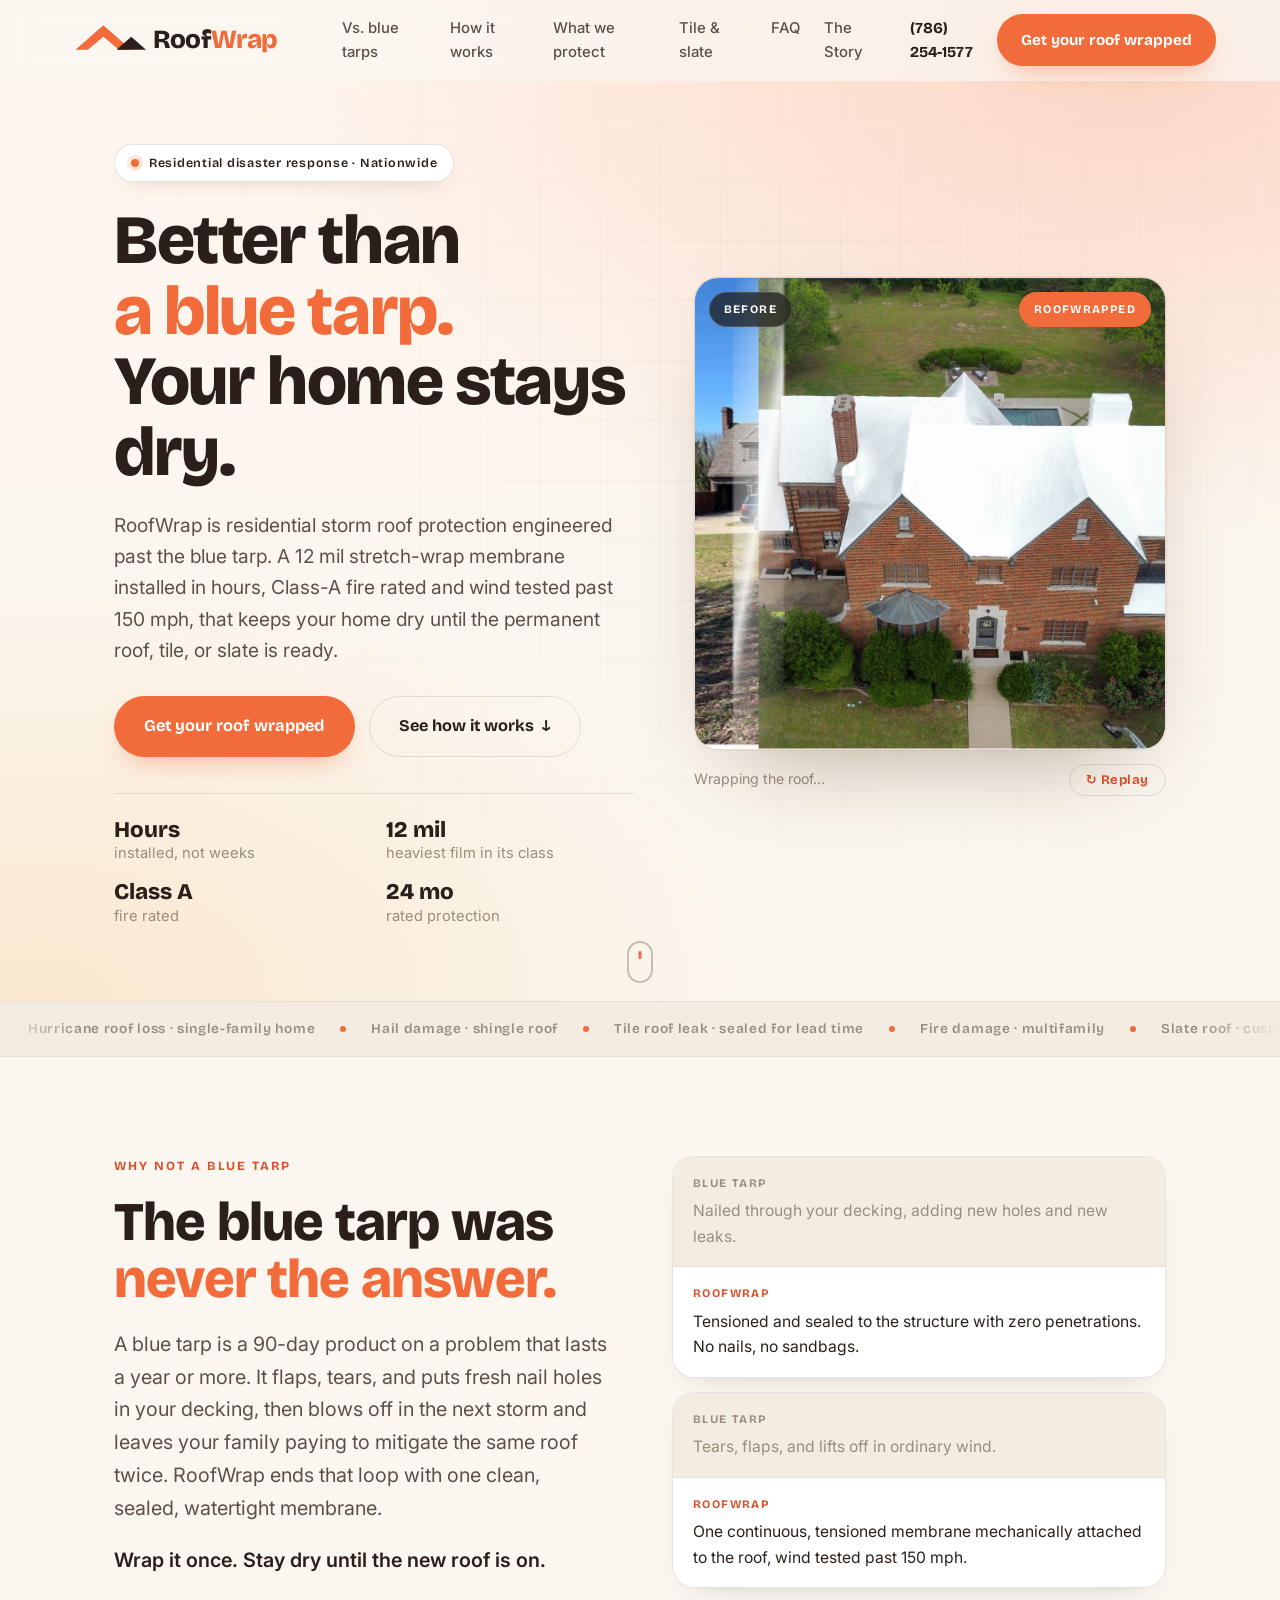
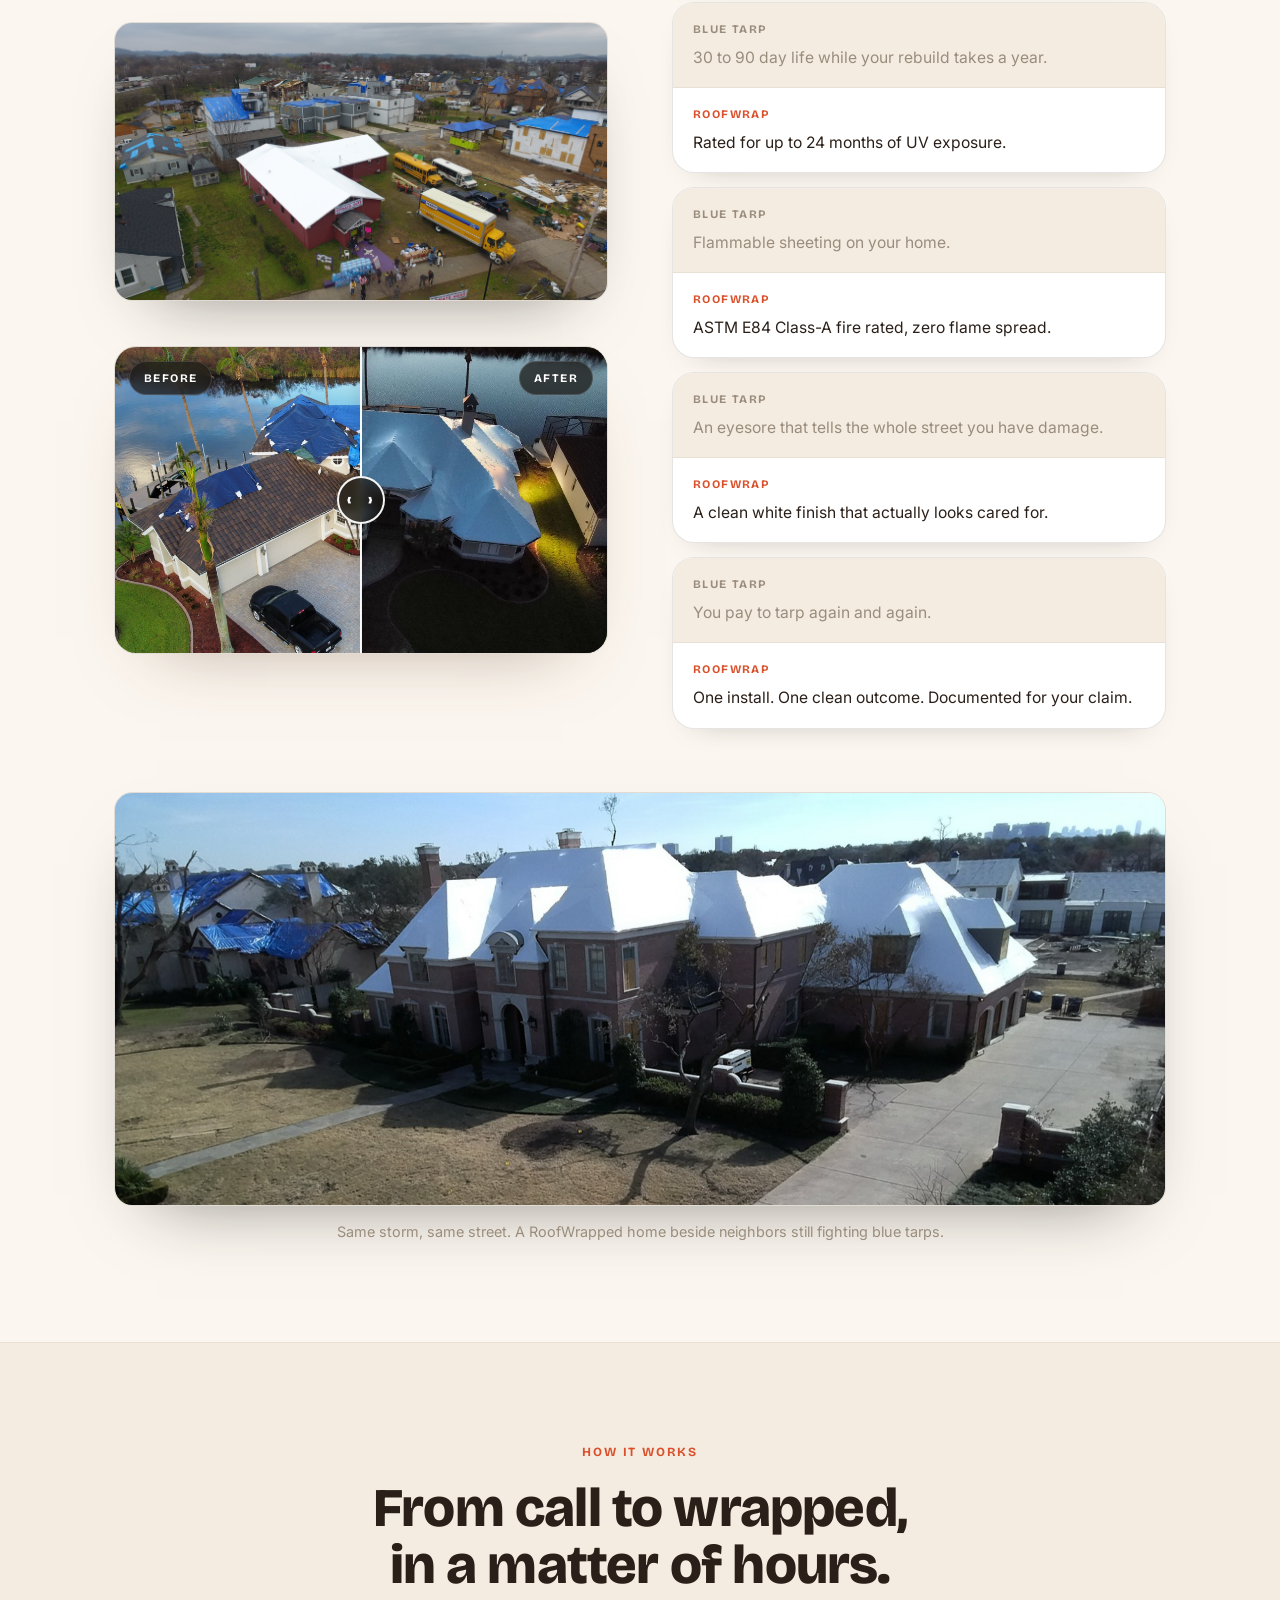
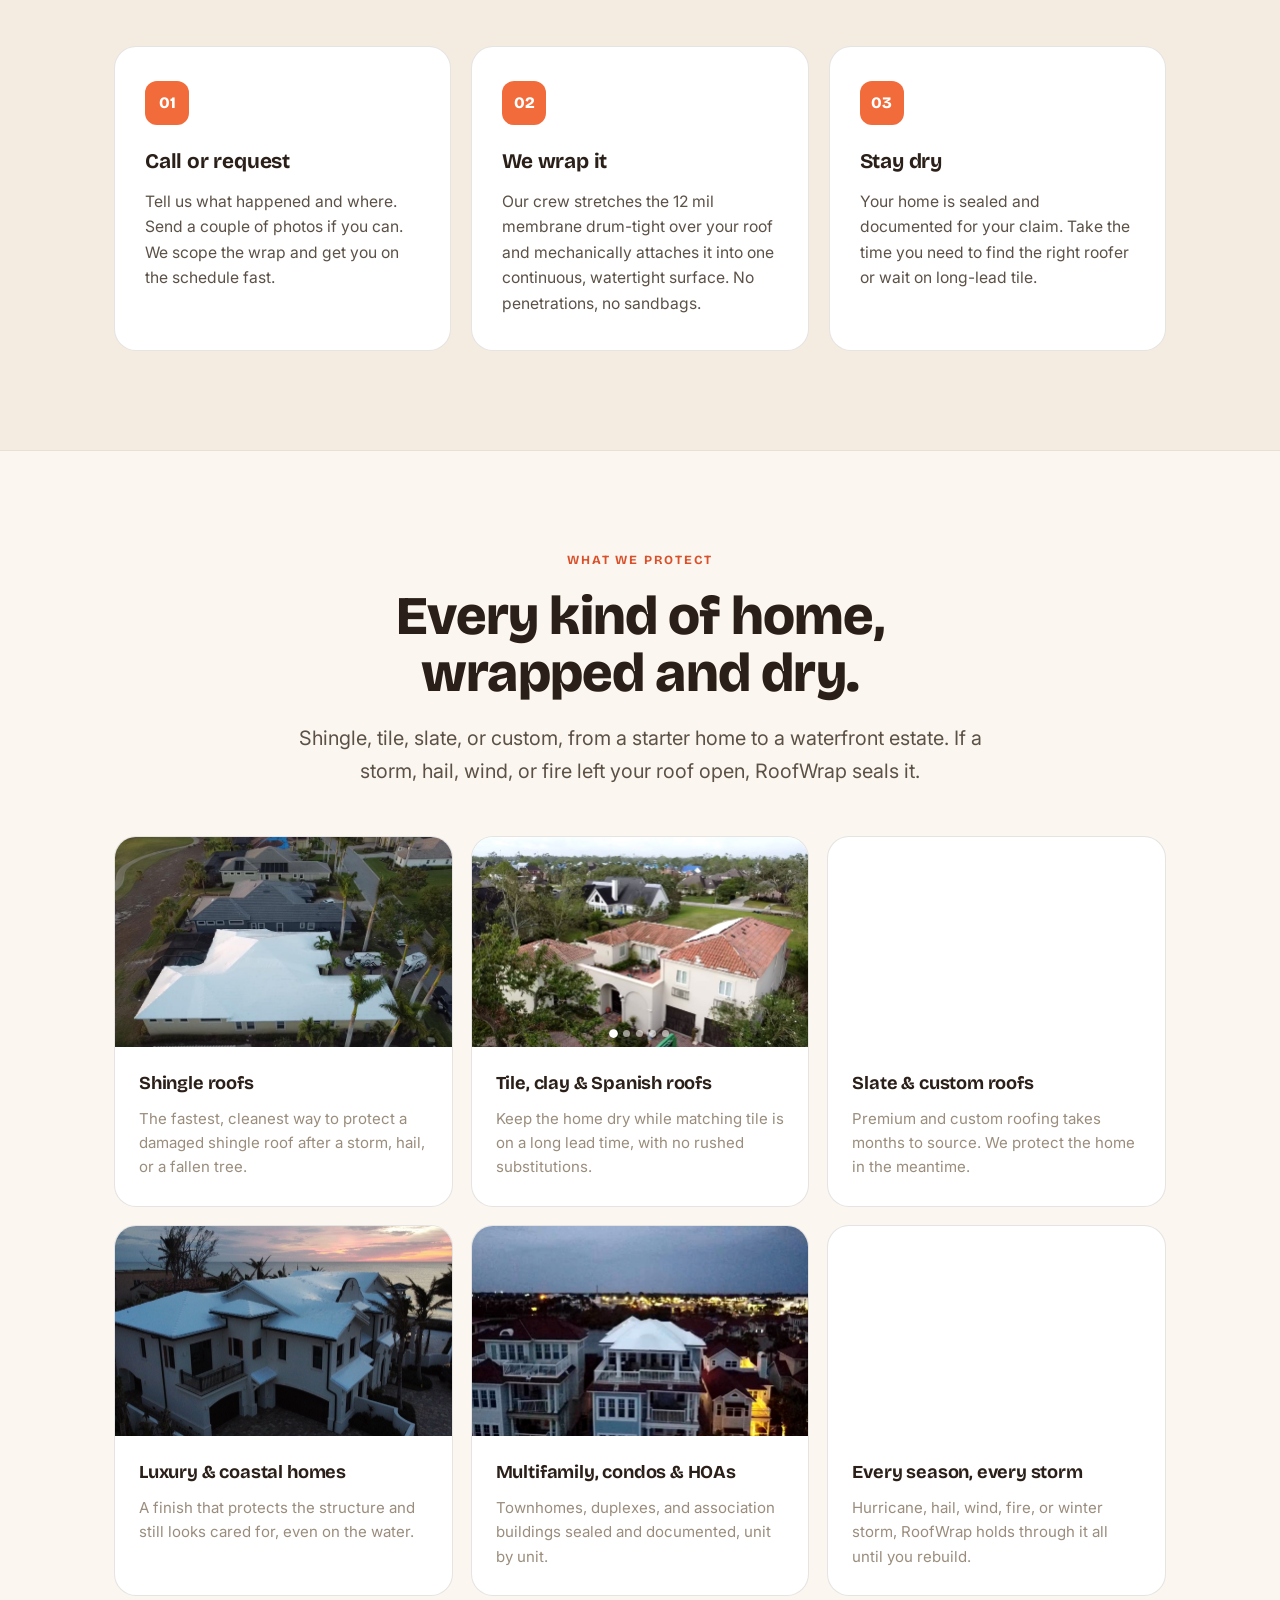
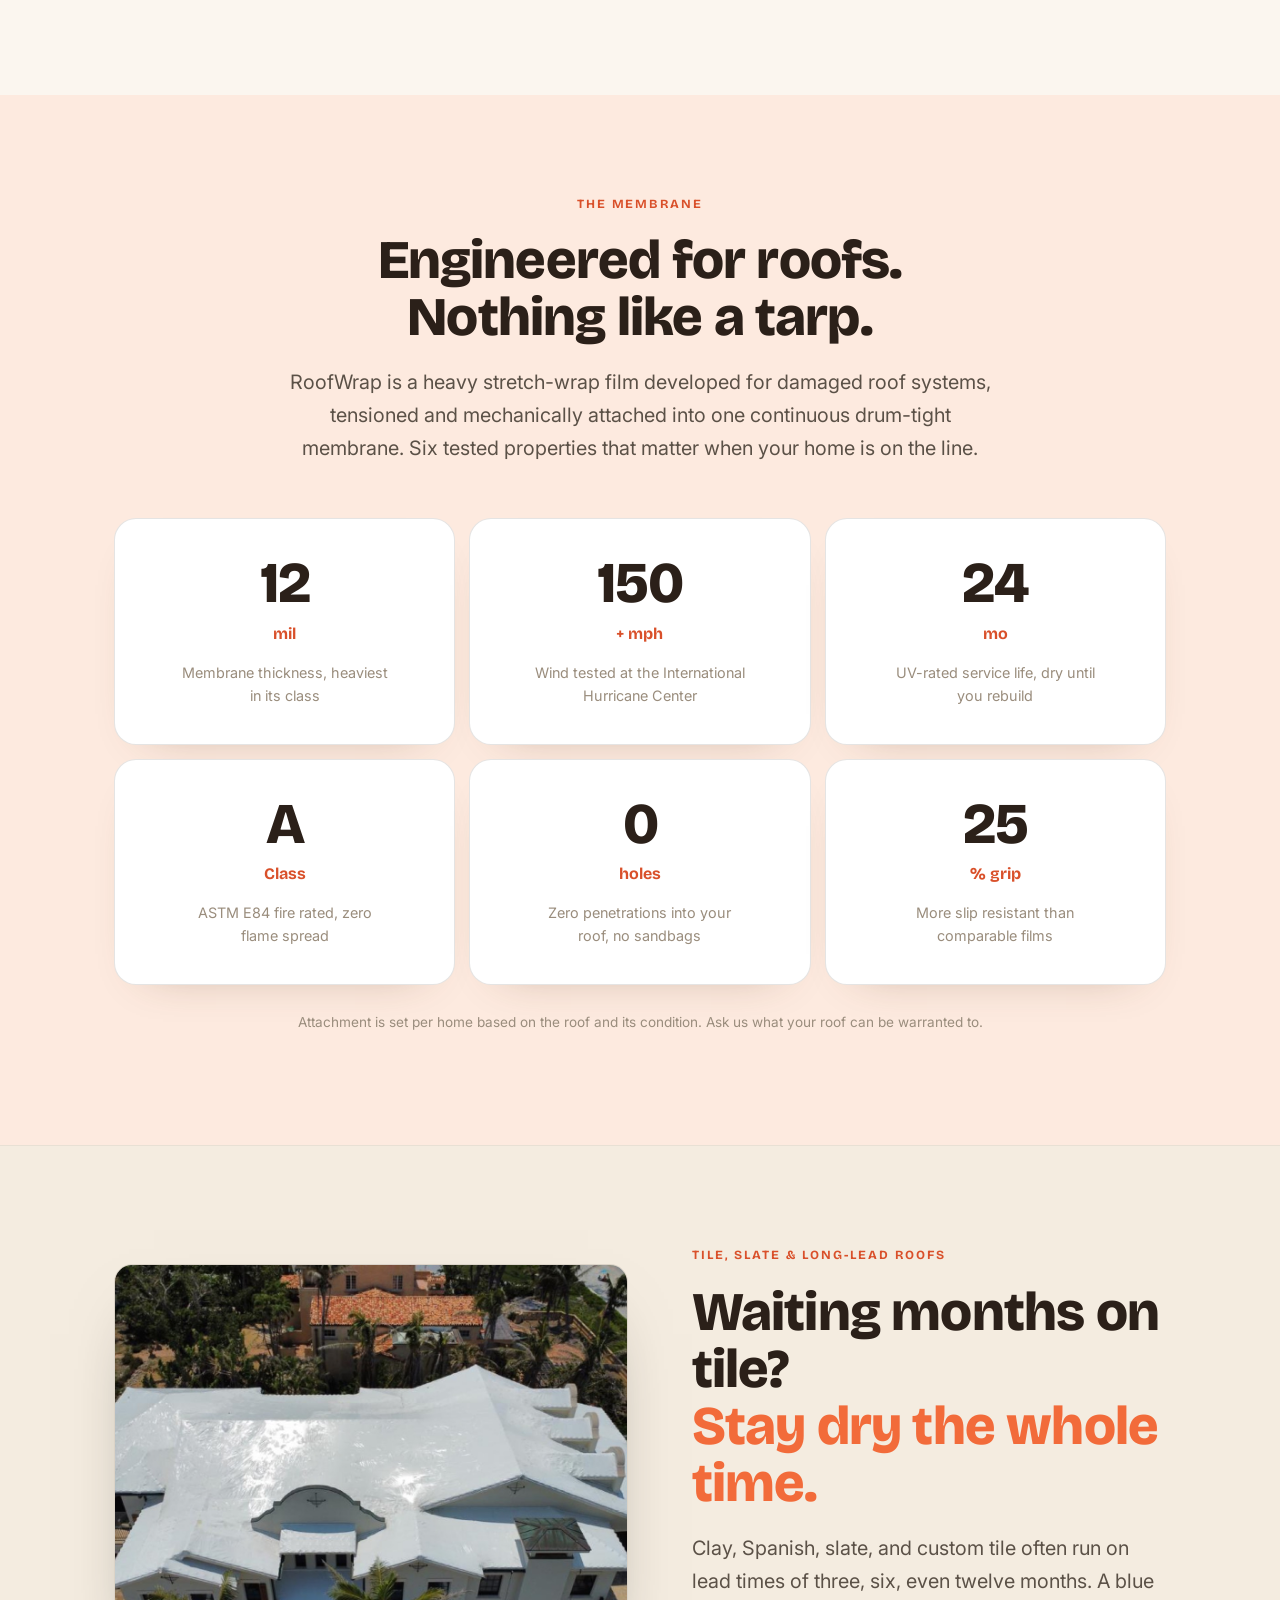
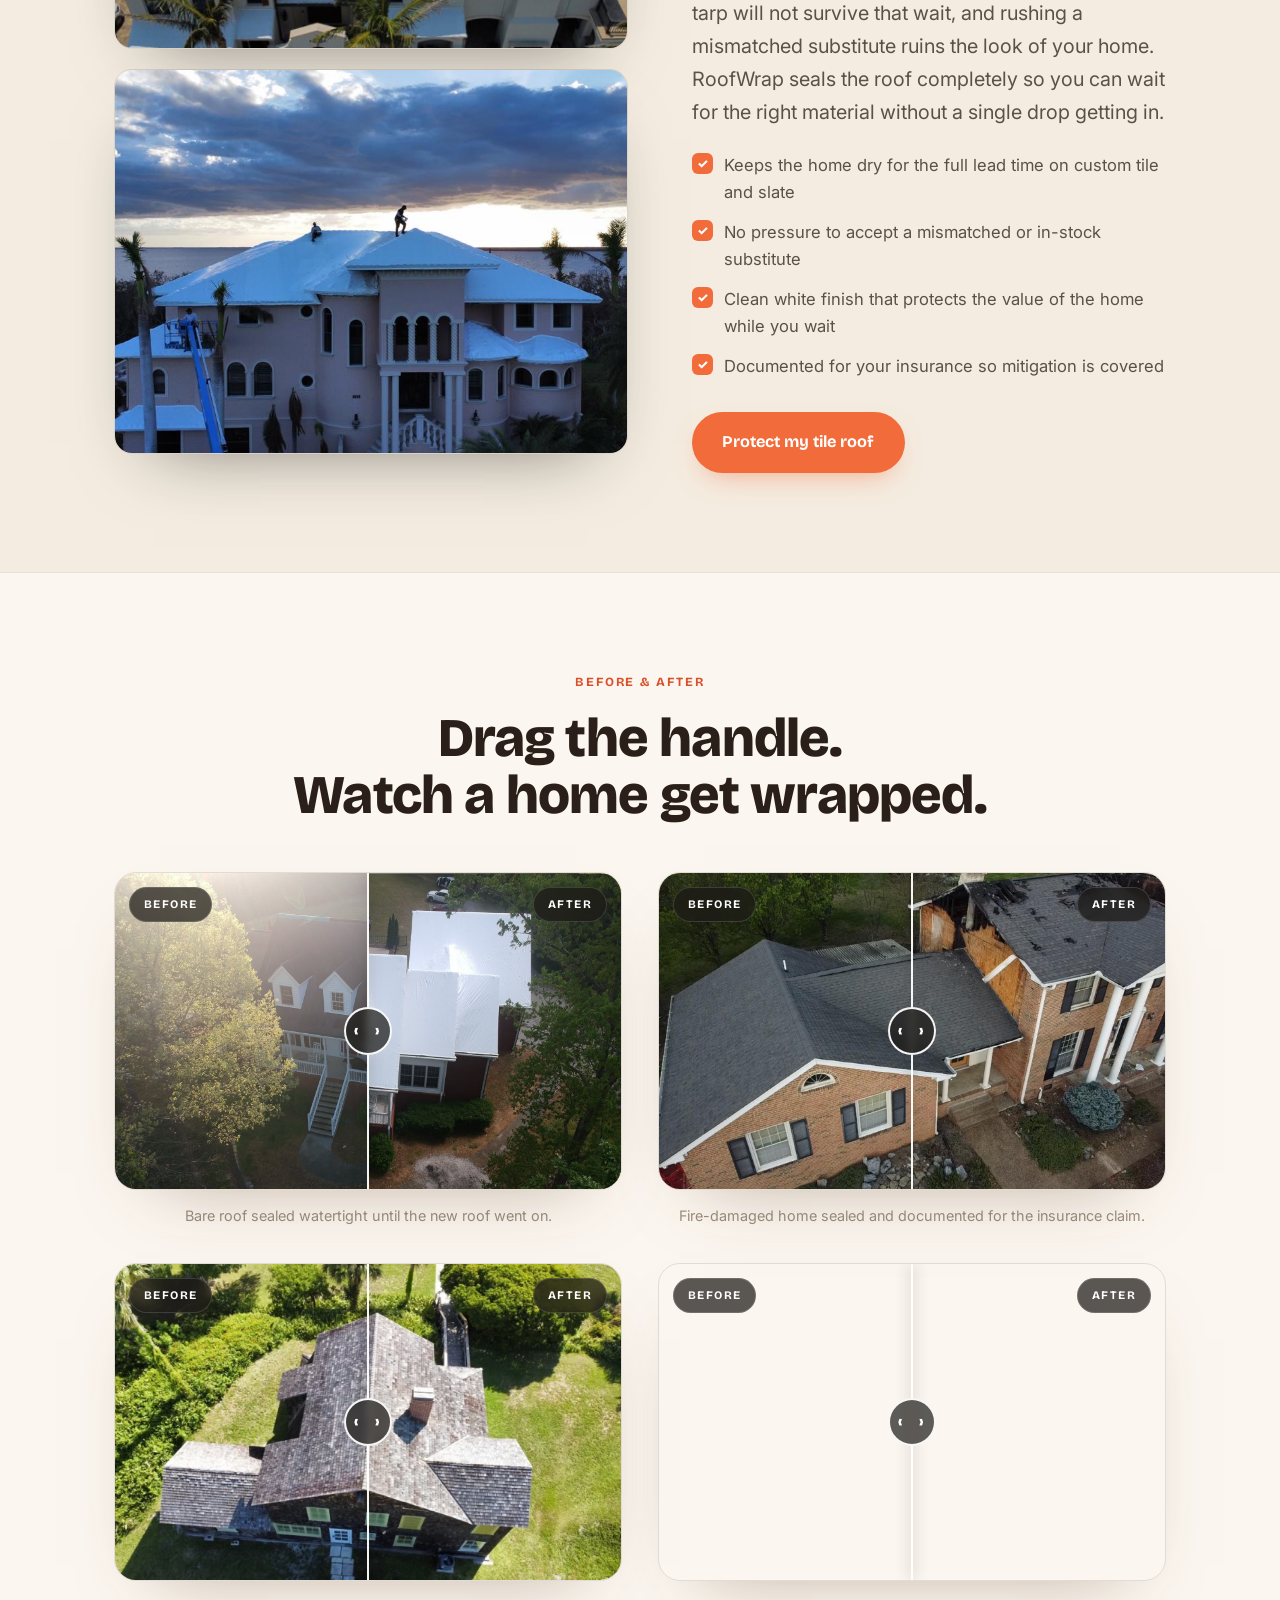
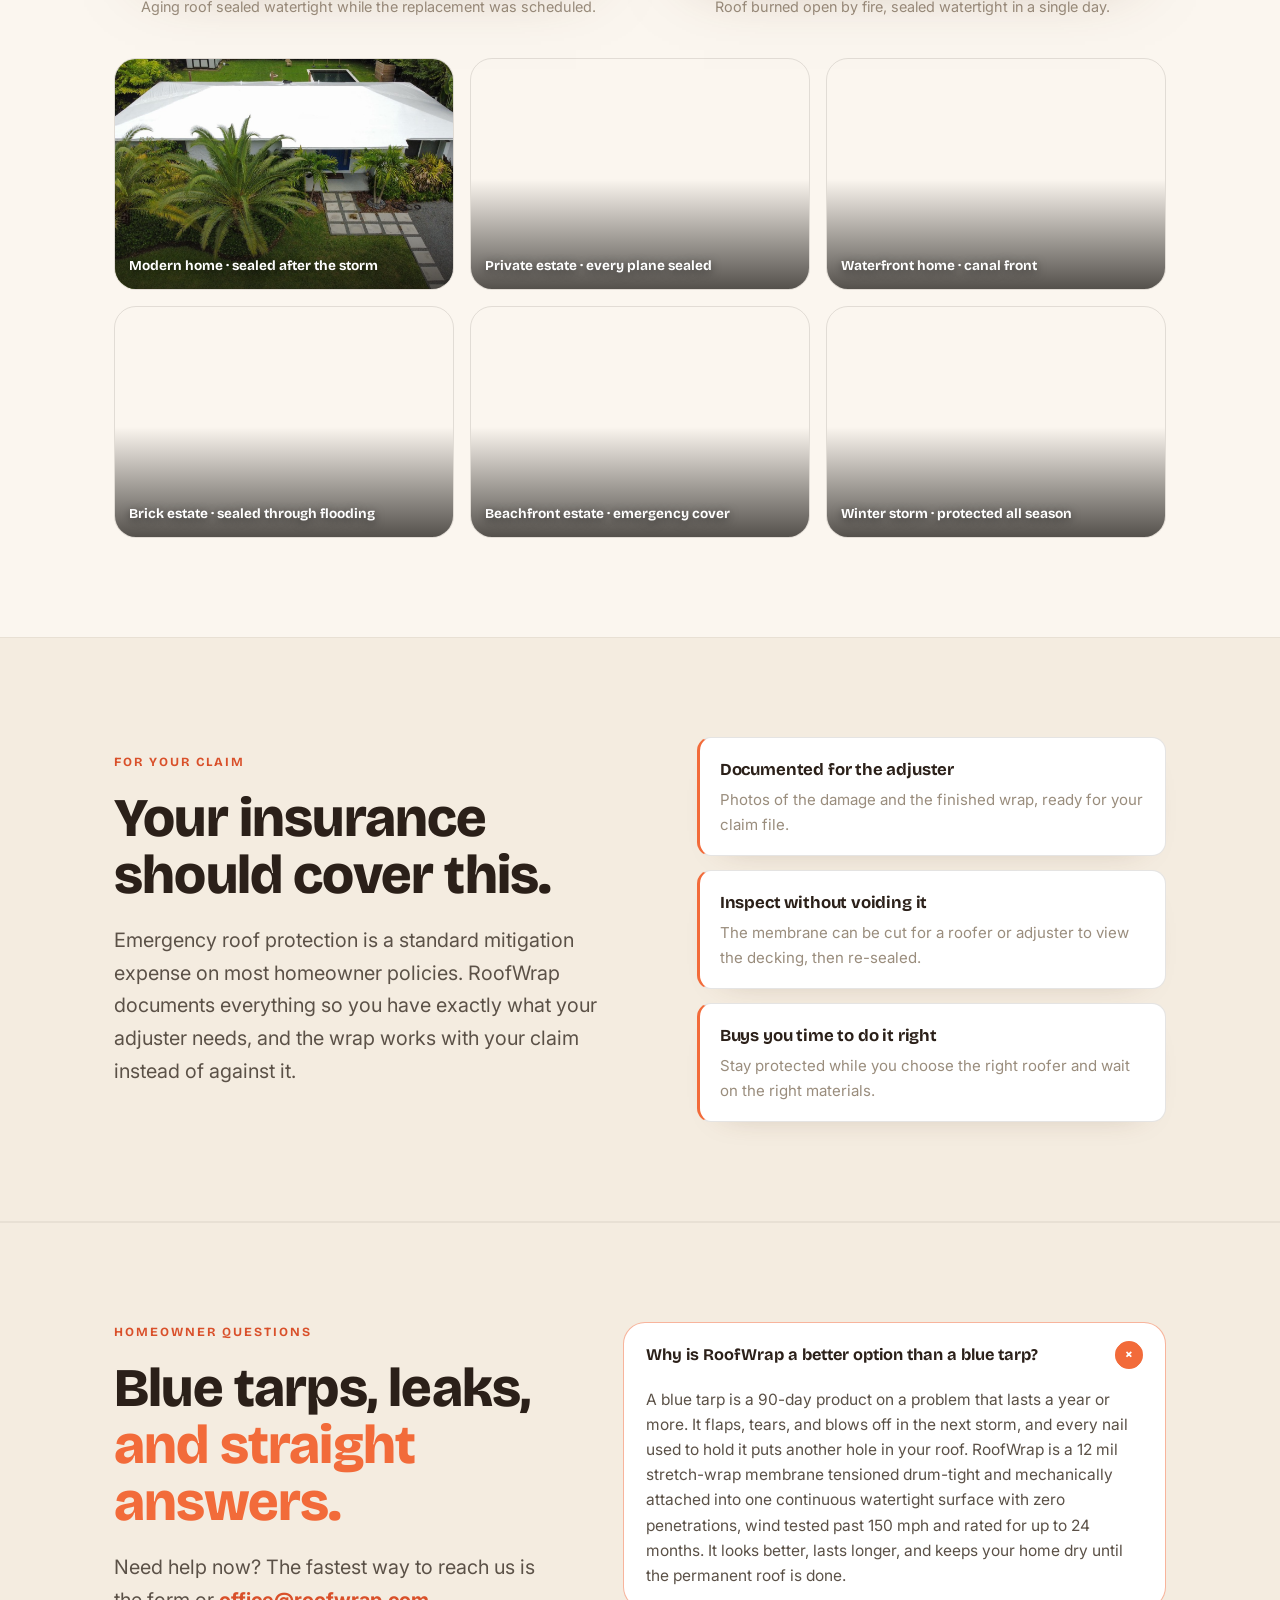
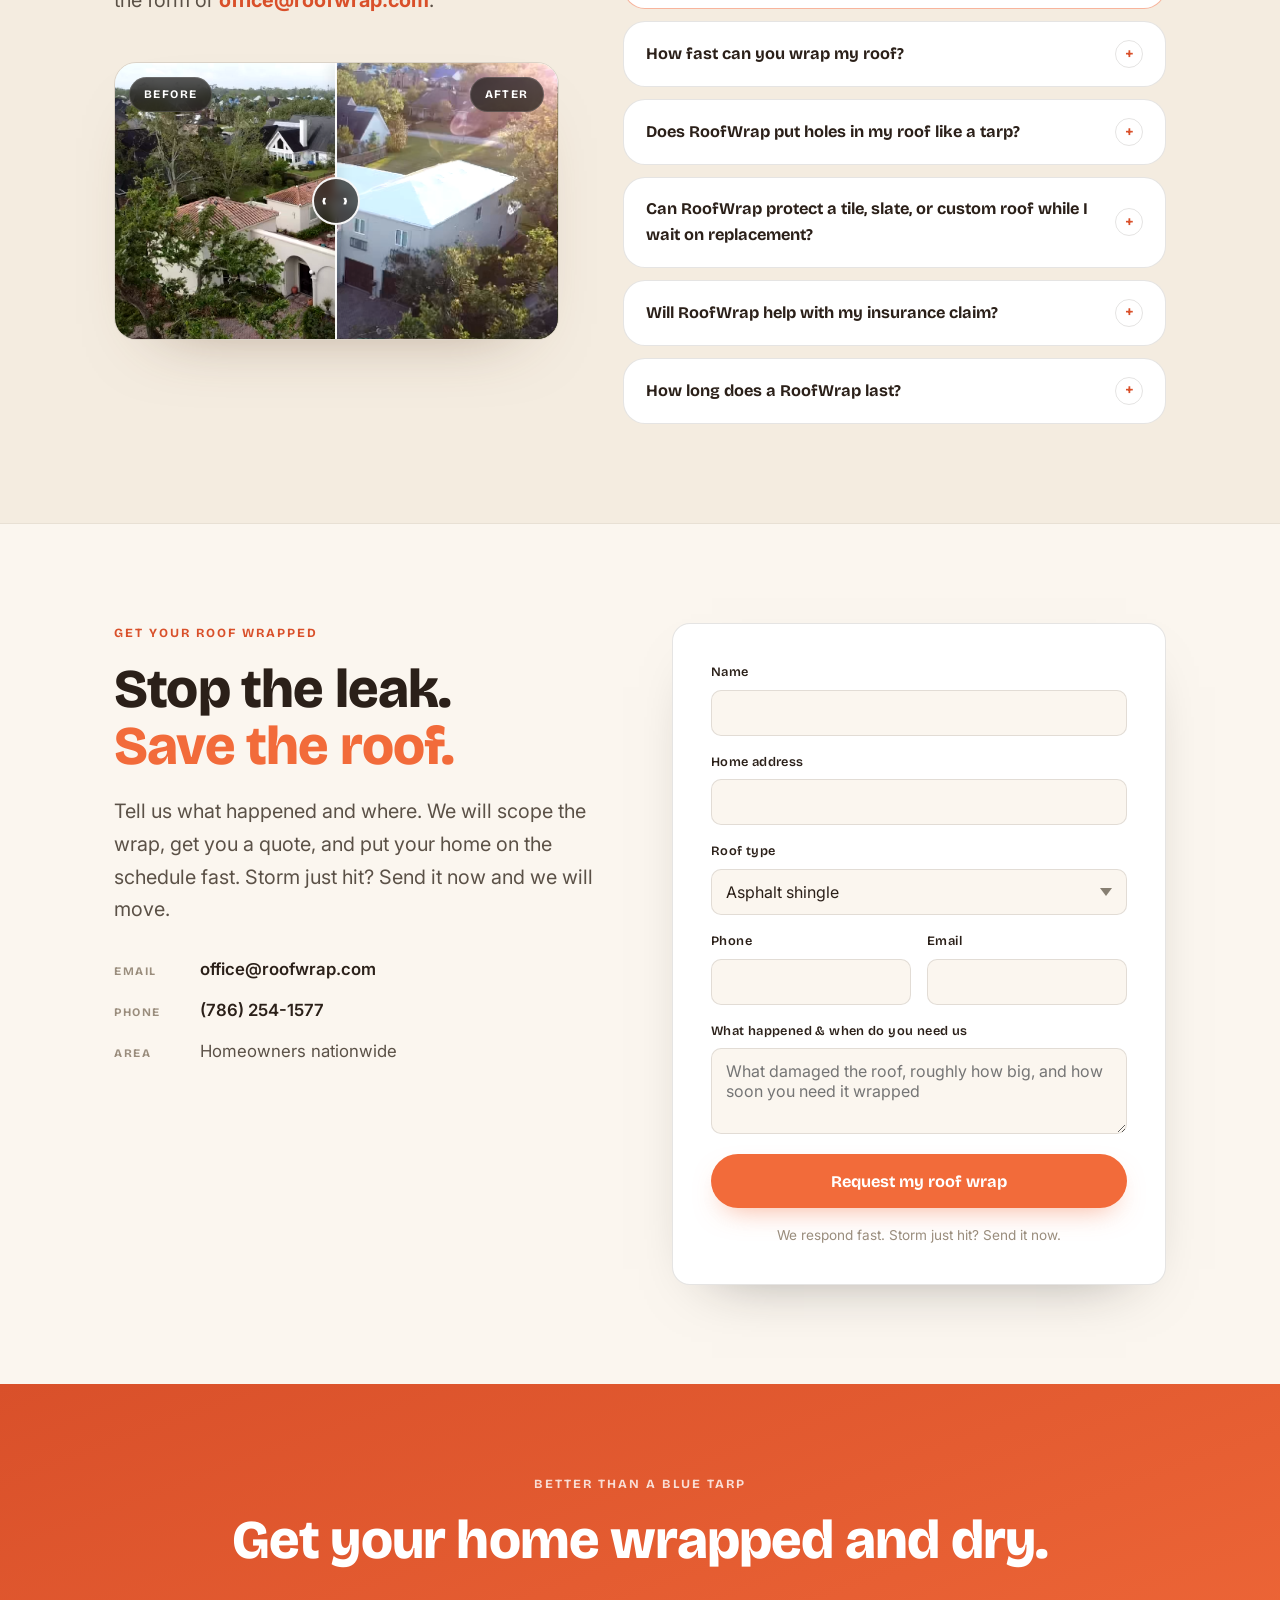
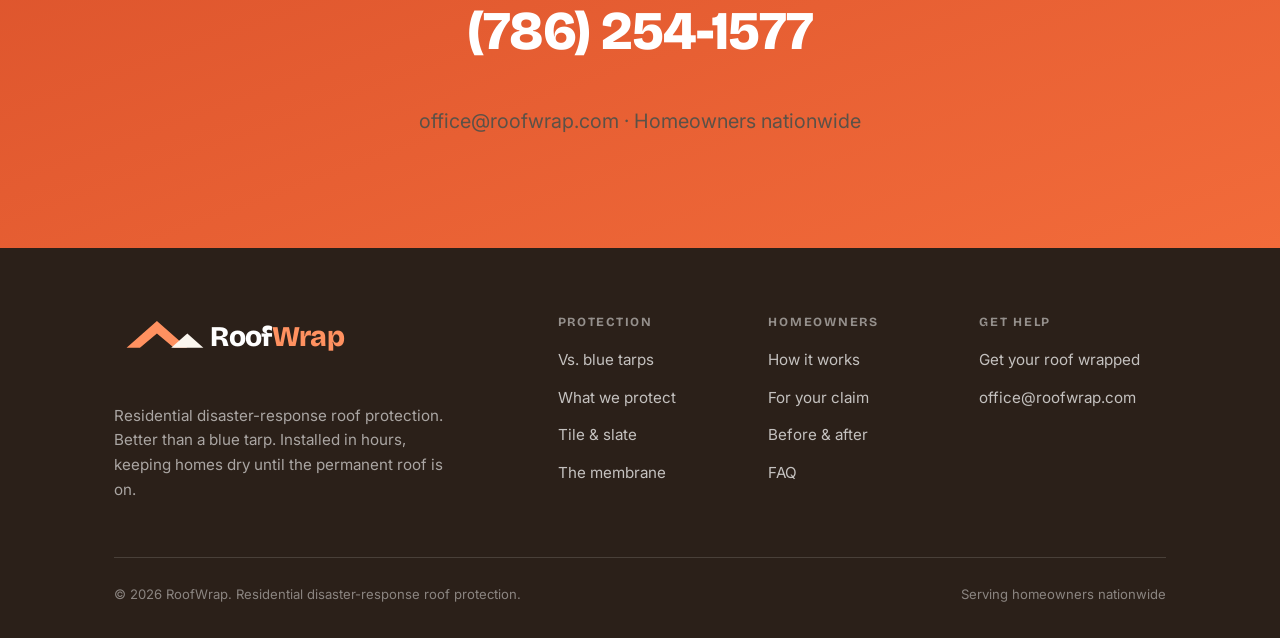
<file: index.html>
<!doctype html>
<html lang="en">
<head>
<meta charset="utf-8">
<meta name="viewport" content="width=device-width, initial-scale=1, viewport-fit=cover">
<meta name="theme-color" content="#fbf6ef">
<title>RoofWrap | The Better Alternative to a Blue Tarp for Your Home</title>
<meta name="description" content="RoofWrap is residential disaster-response roof protection that beats a blue tarp. A 12 mil stretch-wrap membrane, Class-A fire rated and wind tested past 150 mph, installed in hours to keep your home dry until your permanent roof or long-lead tile is ready. Nationwide.">
<link rel="canonical" href="https://roofwrap.com/">

<meta property="og:title" content="RoofWrap. Better than a blue tarp. Your home stays dry.">
<meta property="og:description" content="Residential storm roof protection engineered past the blue tarp. A 12 mil stretch-wrap membrane installed in hours, keeping your home dry until the permanent roof or long-lead tile is ready. Nationwide.">
<meta property="og:image" content="https://roofwrap.com/assets/img/rw-coastal-sunset-home.jpg">
<meta property="og:type" content="website">
<meta property="og:url" content="https://roofwrap.com/">
<meta name="twitter:card" content="summary_large_image">
<meta name="twitter:title" content="RoofWrap. Better than a blue tarp. Your home stays dry.">
<meta name="twitter:description" content="Residential disaster-response roof protection. The engineered alternative to a blue tarp.">
<meta name="twitter:image" content="https://roofwrap.com/assets/img/rw-coastal-sunset-home.jpg">

<link rel="icon" type="image/svg+xml" href="/assets/logo/favicon.svg">

<link rel="preconnect" href="https://fonts.googleapis.com">
<link rel="preconnect" href="https://fonts.gstatic.com" crossorigin>
<link href="https://fonts.googleapis.com/css2?family=Bricolage+Grotesque:opsz,wght@12..96,600;12..96,700;12..96,800&family=Inter:wght@400;500;600;700&display=swap" rel="stylesheet">

<link rel="preload" as="image" href="/assets/img/rw-manor-home-before.jpg">
<link rel="preload" as="image" href="/assets/img/rw-manor-home-after.jpg">

<link rel="stylesheet" href="/css/site.css">

<script type="application/ld+json">
{
  "@context": "https://schema.org",
  "@graph": [
    {
      "@type": "Organization",
      "@id": "https://roofwrap.com/#org",
      "name": "RoofWrap",
      "url": "https://roofwrap.com/",
      "logo": "https://roofwrap.com/assets/logo/roofwrap-logo.svg",
      "email": "office@roofwrap.com",
      "telephone": "+1-786-254-1577",
      "description": "Residential disaster-response roof protection. A stretch-wrap roof membrane installed in hours as the engineered alternative to a blue tarp, keeping homes dry after storm damage and while permanent roofs and long-lead tile are on order.",
      "areaServed": "United States",
      "slogan": "Better than a blue tarp."
    },
    {
      "@type": "Service",
      "@id": "https://roofwrap.com/#service",
      "name": "Residential emergency roof wrap and temporary roof protection",
      "serviceType": "Residential disaster-response roof protection",
      "provider": { "@id": "https://roofwrap.com/#org" },
      "areaServed": "United States",
      "audience": { "@type": "Audience", "audienceType": "Homeowners" },
      "description": "A 12 mil stretch-wrap roof membrane installed in hours to protect a home after storm, hail, wind, or fire damage. Class A fire rated, wind tested past 150 mph, and rated for up to 24 months, so the home stays dry until the permanent roof, tile, or slate is installed. The stronger, cleaner alternative to a blue tarp."
    },
    {
      "@type": "Product",
      "name": "RoofWrap residential roof membrane",
      "brand": { "@id": "https://roofwrap.com/#org" },
      "description": "A 12 mil stretch-wrap roof film, Class A fire rated and wind tested past 150 mph, tensioned drum-tight and mechanically attached into one continuous watertight membrane with zero roof penetrations. Rated for up to 24 months of exposure.",
      "category": "Temporary roof protection"
    },
    {
      "@type": "FAQPage",
      "mainEntity": [
        {
          "@type": "Question",
          "name": "Why is RoofWrap a better option than a blue tarp?",
          "acceptedAnswer": { "@type": "Answer", "text": "A blue tarp is a 90-day product on a problem that lasts a year or more. It flaps, tears, and blows off in the next storm, and every nail used to hold it puts another hole in your roof. RoofWrap is a 12 mil stretch-wrap membrane tensioned drum-tight and mechanically attached into one continuous watertight surface with zero penetrations, wind tested past 150 mph and rated for up to 24 months. It looks better, lasts longer, and keeps your home dry until the permanent roof is done." }
        },
        {
          "@type": "Question",
          "name": "How fast can you wrap my roof?",
          "acceptedAnswer": { "@type": "Answer", "text": "In most cases within hours to a couple of days of your call. RoofWrap installs fast so your home is protected before the next band of rain, not after it." }
        },
        {
          "@type": "Question",
          "name": "Does RoofWrap put holes in my roof like a tarp?",
          "acceptedAnswer": { "@type": "Answer", "text": "No. RoofWrap is tensioned and sealed to the structure with zero penetrations. No nails through your decking, no sandbags, no new leaks." }
        },
        {
          "@type": "Question",
          "name": "Can RoofWrap protect a tile, slate, or custom roof while I wait on replacement?",
          "acceptedAnswer": { "@type": "Answer", "text": "Yes. Tile, slate, and custom roofing often run on long lead times of many months. RoofWrap seals the roof so your home stays completely dry until the matching tile or slate arrives and the permanent roof can be installed, so you never have to rush a mismatched substitute." }
        },
        {
          "@type": "Question",
          "name": "Will RoofWrap help with my insurance claim?",
          "acceptedAnswer": { "@type": "Answer", "text": "Emergency roof protection is a standard mitigation expense on most homeowner claims. We document the damage and the installation with photos so you have what your adjuster needs, and the wrap can be cut for inspection and re-sealed." }
        },
        {
          "@type": "Question",
          "name": "How long does a RoofWrap last?",
          "acceptedAnswer": { "@type": "Answer", "text": "The membrane is rated for up to 24 months of UV exposure and has been wind tested past 150 mph. Most homeowners stay protected from the day of the loss to the day the permanent roof is finished." }
        }
      ]
    }
  ]
}
</script>
</head>
<body>

<!-- ========== Top nav ========== -->
<header class="nav" id="nav">
  <a class="nav__logo" href="/" aria-label="RoofWrap home">
    <svg viewBox="0 0 300 56" width="246" height="46" role="img" aria-label="RoofWrap">
      <path d="M14 40 L48 10 L82 40 L67 40 L48 24 L29 40 Z" fill="#f26b3a"/>
      <path d="M64 40 L82 24 L100 40 Z" fill="#2b2019"/>
      <text x="108" y="38" font-family="'Bricolage Grotesque','Archivo',Arial,sans-serif" font-size="32" font-weight="800" letter-spacing="-0.8"><tspan fill="#2b2019">Roof</tspan><tspan fill="#f26b3a">Wrap</tspan></text>
    </svg>
  </a>
  <nav class="nav__links" aria-label="Primary">
    <a href="#problem">Vs. blue tarps</a>
    <a href="#how">How it works</a>
    <a href="#protect">What we protect</a>
    <a href="#tile">Tile &amp; slate</a>
    <a href="#faq">FAQ</a>
    <a href="/experience/">The Story</a>
  </nav>
  <div class="nav__actions">
    <a class="nav__phone" href="tel:+17862541577">(786) 254-1577</a>
    <a class="btn btn--orange nav__cta" href="#contact">Get your roof wrapped</a>
  </div>
  <button class="nav__burger" aria-label="Menu" aria-expanded="false" id="burger">
    <span></span><span></span><span></span>
  </button>
</header>

<nav class="mobile-menu" id="mobileMenu" aria-hidden="true">
  <a href="#problem">Vs. blue tarps</a>
  <a href="#how">How it works</a>
  <a href="#protect">What we protect</a>
  <a href="#tile">Tile &amp; slate</a>
  <a href="#faq">FAQ</a>
  <a href="/experience/">The Story</a>
  <a href="#contact" class="btn btn--orange">Get your roof wrapped</a>
</nav>


<!-- ========== Hero ========== -->
<section class="hero" id="top">
  <div class="hero__bg" aria-hidden="true"></div>
  <div class="container hero__inner">
    <div class="hero__copy">
      <div class="hero__eyebrow">
        <span class="dot"></span> Residential disaster response · Nationwide
      </div>

      <h1 class="hero__title">
        <span class="line">Better than</span>
        <span class="line"><em>a blue tarp.</em></span>
        <span class="line">Your home stays dry.</span>
      </h1>

      <p class="hero__sub">
        RoofWrap is residential storm roof protection engineered past the blue tarp. A 12 mil
        stretch-wrap membrane installed in hours, Class-A fire rated and wind tested past 150 mph,
        that keeps your home dry until the permanent roof, tile, or slate is ready.
      </p>

      <div class="hero__ctas">
        <a class="btn btn--orange btn--lg" href="#contact">Get your roof wrapped</a>
        <a class="btn btn--ghost btn--lg" href="#how">See how it works <span aria-hidden="true">↓</span></a>
      </div>

      <ul class="hero__trust">
        <li><strong>Hours</strong> installed, not weeks</li>
        <li><strong>12 mil</strong> heaviest film in its class</li>
        <li><strong>Class A</strong> fire rated</li>
        <li><strong>24 mo</strong> rated protection</li>
      </ul>
    </div>

    <div class="hero__demo">
      <div class="seal" id="heroSeal">
        <div class="seal__frame" id="sealFrame">
          <img class="seal__before" src="/assets/img/rw-manor-home-before.jpg"
               alt="A large brick manor home before RoofWrap" width="2000" height="1125">
          <div class="seal__afterwrap" id="sealAfter">
            <img class="seal__after" src="/assets/img/rw-manor-home-after.jpg"
                 alt="The same large brick manor home sealed watertight under a clean white RoofWrap stretch-wrap membrane" width="2000" height="1125">
          </div>
          <div class="seal__sheet" id="sealSheet" aria-hidden="true"></div>
          <div class="seal__film" id="sealFilm" aria-hidden="true"></div>
          <div class="seal__handle" id="sealHandle" aria-hidden="true"><span>&#8249;</span><span>&#8250;</span></div>
          <span class="seal__tag seal__tag--before" id="tagBefore">Before</span>
          <span class="seal__tag seal__tag--after" id="tagAfter">RoofWrapped</span>
          <input class="seal__range" id="sealRange" type="range" min="0" max="100" value="100" step="0.1"
                 aria-label="Compare the roof before and after RoofWrap installation">
        </div>
        <div class="seal__foot">
          <span class="seal__hint" id="sealHint">Watch the roof get wrapped</span>
          <button class="seal__replay" id="sealReplay" type="button">&#8635; Replay</button>
        </div>
      </div>
    </div>
  </div>

  <a class="hero__scroll" href="#deployments" aria-label="Scroll to next section">
    <span></span>
  </a>
</section>


<!-- ========== Ticker ========== -->
<div class="ticker" id="deployments" aria-label="Recent residential jobs">
  <div class="ticker__track" id="tickerTrack">
    <span>Hurricane roof loss · single-family home</span>
    <span>Hail damage · shingle roof</span>
    <span>Tile roof leak · sealed for lead time</span>
    <span>Fire damage · multifamily</span>
    <span>Slate roof · custom replacement pending</span>
    <span>Coastal storm · waterfront home</span>
    <span>Wind damage · HOA townhomes</span>
    <span>Winter storm · protected all season</span>
    <span>Fallen tree · emergency roof wrap</span>
    <span>Historic home · long-lead reroof</span>
  </div>
</div>


<!-- ========== Section: The blue tarp problem ========== -->
<section class="problem" id="problem">
  <div class="problem__inner">
    <div class="problem__sticky">
      <div class="eyebrow eyebrow--orange">Why not a blue tarp</div>
      <h2 class="h-display">
        The blue tarp was
        <span class="text-orange">never the answer.</span>
      </h2>
      <p class="lead">
        A blue tarp is a 90-day product on a problem that lasts a year or more. It flaps, tears,
        and puts fresh nail holes in your decking, then blows off in the next storm and leaves your
        family paying to mitigate the same roof twice. RoofWrap ends that loop with one clean,
        sealed, watertight membrane.
      </p>
      <p class="lead lead--strong">Wrap it once. Stay dry until the new roof is on.</p>
      <img src="/assets/img/residential-blue-tarps-neighborhood.jpg" alt="Aerial view of a storm-hit neighborhood, one building sealed under white RoofWrap surrounded by homes still under blue tarps" loading="lazy" decoding="async" style="margin-top:clamp(28px, 5vh, 48px); width:100%; border-radius:18px; border:1px solid var(--line); box-shadow:0 30px 70px -42px rgba(28,26,23,.6);">
      <div class="ba" data-ba style="margin-top:clamp(28px, 5vh, 48px);">
        <img class="ba__before" src="/assets/img/rw-waterfront-blue-tarps-before.jpg" alt="Waterfront home with its tile roof covered in blue tarps before RoofWrap" width="1600" height="900" loading="lazy" decoding="async">
        <div class="ba__afterwrap"><img class="ba__after" src="/assets/img/rw-waterfront-wrap-after.jpg" alt="The same waterfront home sealed under a clean white RoofWrap membrane at dusk" width="1600" height="900" loading="lazy" decoding="async"></div>
        <div class="ba__handle" aria-hidden="true"><span>&#8249;</span><span>&#8250;</span></div>
        <span class="ba__tag ba__tag--before">Before</span>
        <span class="ba__tag ba__tag--after">After</span>
        <input class="ba__range" type="range" min="0" max="100" value="50" step="0.1" aria-label="Compare waterfront home before and after RoofWrap">
      </div>
    </div>

    <ol class="vs-list" aria-label="Comparison: blue tarp vs RoofWrap">
      <li class="vs">
        <div class="vs__bad"><span class="vs__label">Blue tarp</span>Nailed through your decking, adding new holes and new leaks.</div>
        <div class="vs__good"><span class="vs__label">RoofWrap</span>Tensioned and sealed to the structure with zero penetrations. No nails, no sandbags.</div>
      </li>
      <li class="vs">
        <div class="vs__bad"><span class="vs__label">Blue tarp</span>Tears, flaps, and lifts off in ordinary wind.</div>
        <div class="vs__good"><span class="vs__label">RoofWrap</span>One continuous, tensioned membrane mechanically attached to the roof, wind tested past 150 mph.</div>
      </li>
      <li class="vs">
        <div class="vs__bad"><span class="vs__label">Blue tarp</span>30 to 90 day life while your rebuild takes a year.</div>
        <div class="vs__good"><span class="vs__label">RoofWrap</span>Rated for up to 24 months of UV exposure.</div>
      </li>
      <li class="vs">
        <div class="vs__bad"><span class="vs__label">Blue tarp</span>Flammable sheeting on your home.</div>
        <div class="vs__good"><span class="vs__label">RoofWrap</span>ASTM E84 Class-A fire rated, zero flame spread.</div>
      </li>
      <li class="vs">
        <div class="vs__bad"><span class="vs__label">Blue tarp</span>An eyesore that tells the whole street you have damage.</div>
        <div class="vs__good"><span class="vs__label">RoofWrap</span>A clean white finish that actually looks cared for.</div>
      </li>
      <li class="vs">
        <div class="vs__bad"><span class="vs__label">Blue tarp</span>You pay to tarp again and again.</div>
        <div class="vs__good"><span class="vs__label">RoofWrap</span>One install. One clean outcome. Documented for your claim.</div>
      </li>
    </ol>
  </div>

  <figure class="proof container" style="margin:clamp(48px,7vh,80px) auto 0;">
    <img src="/assets/img/rw-vs-blue-tarp-street.jpg"
         alt="A RoofWrapped home with a clean white roof beside a neighbor still under blue tarps after the same storm" width="1500" height="1120" loading="lazy" decoding="async"
         style="width:100%; height:clamp(300px,46vh,480px); object-fit:cover; object-position:50% 9%; border-radius:18px; border:1px solid var(--line); box-shadow:0 30px 70px -42px rgba(28,26,23,.6);">
    <figcaption style="margin-top:14px; text-align:center; font-size:.9rem; color:var(--muted);">Same storm, same street. A RoofWrapped home beside neighbors still fighting blue tarps.</figcaption>
  </figure>
</section>


<!-- ========== Section: How it works ========== -->
<section class="how" id="how">
  <div class="container">
    <p class="eyebrow eyebrow--center eyebrow--orange">How it works</p>
    <h2 class="h-display h-display--center">From call to wrapped,<br>in a matter of hours.</h2>

    <div class="how__steps">
      <article class="step">
        <div class="step__num">01</div>
        <h3 class="step__title">Call or request</h3>
        <p>Tell us what happened and where. Send a couple of photos if you can. We scope the wrap and get you on the schedule fast.</p>
      </article>
      <article class="step">
        <div class="step__num">02</div>
        <h3 class="step__title">We wrap it</h3>
        <p>Our crew stretches the 12 mil membrane drum-tight over your roof and mechanically attaches it into one continuous, watertight surface. No penetrations, no sandbags.</p>
      </article>
      <article class="step">
        <div class="step__num">03</div>
        <h3 class="step__title">Stay dry</h3>
        <p>Your home is sealed and documented for your claim. Take the time you need to find the right roofer or wait on long-lead tile.</p>
      </article>
    </div>
  </div>
</section>


<!-- ========== Section: What we protect ========== -->
<section class="protect" id="protect">
  <div class="container">
    <p class="eyebrow eyebrow--center eyebrow--orange">What we protect</p>
    <h2 class="h-display h-display--center">Every kind of home,<br>wrapped and dry.</h2>
    <p class="lead lead--center lead--narrow">
      Shingle, tile, slate, or custom, from a starter home to a waterfront estate. If a storm,
      hail, wind, or fire left your roof open, RoofWrap seals it.
    </p>

    <div class="protect-grid">
      <article class="pcard">
        <div class="pcard__media"><img src="/assets/img/rw-shingle-home.jpg" alt="Suburban asphalt shingle home sealed under a clean white RoofWrap membrane after a storm" loading="lazy" decoding="async"></div>
        <div class="pcard__body"><h3>Shingle roofs</h3><p>The fastest, cleanest way to protect a damaged shingle roof after a storm, hail, or a fallen tree.</p></div>
      </article>
      <article class="pcard pcard--slider" data-slider>
        <div class="pcard__media pcard__media--slider">
          <div class="pslide-track">
            <div class="pslide is-active"><img src="/assets/img/rw-tile-spanish-home.jpg" alt="Clay and Spanish tile roof home with storm-damaged tile, the kind RoofWrap seals while matching tile is on a long lead time" loading="lazy" decoding="async"></div>
            <div class="pslide"><img src="/assets/img/rw-tile-hurricane-before.jpg" alt="Clay tile roof home after hurricane damage, tile missing and storm debris in the yard" loading="lazy" decoding="async"></div>
            <div class="pslide"><img src="/assets/img/rw-tile-hurricane-after.jpg" alt="Same hurricane-damaged clay tile home fully sealed under a white RoofWrap membrane" loading="lazy" decoding="async"></div>
            <div class="pslide"><img src="/assets/img/rw-tile-shake-before.jpg" alt="Custom shake tile roof home before RoofWrap protection" loading="lazy" decoding="async"></div>
            <div class="pslide"><img src="/assets/img/rw-tile-shake-after.jpg" alt="Same shake tile roof home fully sealed under a white RoofWrap membrane" loading="lazy" decoding="async"></div>
          </div>
          <button type="button" class="pslide__arrow pslide__arrow--prev" aria-label="Previous photo">&#8249;</button>
          <button type="button" class="pslide__arrow pslide__arrow--next" aria-label="Next photo">&#8250;</button>
          <div class="pslide__dots"></div>
        </div>
        <div class="pcard__body"><h3>Tile, clay &amp; Spanish roofs</h3><p>Keep the home dry while matching tile is on a long lead time, with no rushed substitutions.</p></div>
      </article>
      <article class="pcard">
        <div class="pcard__media"><img src="/assets/img/luxury-home-roof-wrap.jpg" alt="Custom estate home with a complex multi-plane roofline and pool, fully sealed under a white RoofWrap membrane" loading="lazy" decoding="async"></div>
        <div class="pcard__body"><h3>Slate &amp; custom roofs</h3><p>Premium and custom roofing takes months to source. We protect the home in the meantime.</p></div>
      </article>
      <article class="pcard">
        <div class="pcard__media"><img src="/assets/img/rw-coastal-sunset-home.jpg" alt="Luxury coastal home with every roof plane sealed under a white RoofWrap membrane at sunset" loading="lazy" decoding="async"></div>
        <div class="pcard__body"><h3>Luxury &amp; coastal homes</h3><p>A finish that protects the structure and still looks cared for, even on the water.</p></div>
      </article>
      <article class="pcard">
        <div class="pcard__media"><img src="/assets/img/rw-coastal-condos.jpg" alt="Coastal condominium and townhome buildings sealed under RoofWrap at dusk" loading="lazy" decoding="async"></div>
        <div class="pcard__body"><h3>Multifamily, condos &amp; HOAs</h3><p>Townhomes, duplexes, and association buildings sealed and documented, unit by unit.</p></div>
      </article>
      <article class="pcard">
        <div class="pcard__media"><img src="/assets/img/rw-winter-storm-home.jpg" alt="Home roof sealed under RoofWrap and covered in snow during a winter storm" loading="lazy" decoding="async"></div>
        <div class="pcard__body"><h3>Every season, every storm</h3><p>Hurricane, hail, wind, fire, or winter storm, RoofWrap holds through it all until you rebuild.</p></div>
      </article>
    </div>
  </div>
</section>


<!-- ========== Section: The film (spec, dark) ========== -->
<section class="spec" id="spec">
  <div class="container">
    <p class="eyebrow eyebrow--orange eyebrow--center">The membrane</p>
    <h2 class="h-display h-display--center text-white">
      Engineered for roofs.<br>
      Nothing like a tarp.
    </h2>
    <p class="lead lead--center lead--narrow text-white-70">
      RoofWrap is a heavy stretch-wrap film developed for damaged roof systems, tensioned and
      mechanically attached into one continuous drum-tight membrane. Six tested properties that matter when
      your home is on the line.
    </p>

    <div class="stats">
      <div class="stat">
        <div class="stat__num" data-count="12">12</div>
        <div class="stat__unit">mil</div>
        <div class="stat__label">Membrane thickness, heaviest in its class</div>
      </div>
      <div class="stat">
        <div class="stat__num" data-count="150">150</div>
        <div class="stat__unit">+ mph</div>
        <div class="stat__label">Wind tested at the International Hurricane Center</div>
      </div>
      <div class="stat">
        <div class="stat__num" data-count="24">24</div>
        <div class="stat__unit">mo</div>
        <div class="stat__label">UV-rated service life, dry until you rebuild</div>
      </div>
      <div class="stat">
        <div class="stat__num">A</div>
        <div class="stat__unit">Class</div>
        <div class="stat__label">ASTM E84 fire rated, zero flame spread</div>
      </div>
      <div class="stat">
        <div class="stat__num">0</div>
        <div class="stat__unit">holes</div>
        <div class="stat__label">Zero penetrations into your roof, no sandbags</div>
      </div>
      <div class="stat">
        <div class="stat__num" data-count="25">25</div>
        <div class="stat__unit">% grip</div>
        <div class="stat__label">More slip resistant than comparable films</div>
      </div>
    </div>

    <p class="footnote">
      Attachment is set per home based on the roof and its condition. Ask us what your roof can be warranted to.
    </p>
  </div>
</section>


<!-- ========== Section: Tile & long-lead ========== -->
<section class="tile" id="tile">
  <div class="container tile__inner">
    <figure class="tile__visual tile__visual--pair">
      <img src="/assets/img/rw-beachfront-estate.jpg" alt="Large beachfront estate with every roof plane sealed under RoofWrap while custom replacement tile is on a long lead time" loading="lazy" decoding="async">
      <img src="/assets/img/rw-waiting-tile-sunset.jpg" alt="Crew finishing a RoofWrap install at dusk on a waterfront estate roof while tile replacement is on order" loading="lazy" decoding="async">
    </figure>
    <div class="tile__copy">
      <p class="eyebrow eyebrow--orange">Tile, slate &amp; long-lead roofs</p>
      <h2 class="h-display">Waiting months on tile?<br><span class="text-orange">Stay dry the whole time.</span></h2>
      <p class="lead">
        Clay, Spanish, slate, and custom tile often run on lead times of three, six, even twelve
        months. A blue tarp will not survive that wait, and rushing a mismatched substitute ruins
        the look of your home. RoofWrap seals the roof completely so you can wait for the right
        material without a single drop getting in.
      </p>
      <ul class="tile__points">
        <li>Keeps the home dry for the full lead time on custom tile and slate</li>
        <li>No pressure to accept a mismatched or in-stock substitute</li>
        <li>Clean white finish that protects the value of the home while you wait</li>
        <li>Documented for your insurance so mitigation is covered</li>
      </ul>
      <a class="btn btn--orange btn--lg" href="#contact">Protect my tile roof</a>
    </div>
  </div>
</section>


<!-- ========== Section: Gallery ========== -->
<section class="gallery" id="gallery">
  <div class="container">
    <p class="eyebrow eyebrow--center eyebrow--orange">Before &amp; after</p>
    <h2 class="h-display h-display--center">Drag the handle.<br>Watch a home get wrapped.</h2>

    <div class="ba-grid">
      <figure class="ba-item">
        <div class="ba" data-ba>
          <img class="ba__before" src="/assets/img/rw-brick-home-before.jpg" alt="Brick home with three dormers, roof stripped bare before RoofWrap" width="1600" height="1200" loading="lazy" decoding="async">
          <div class="ba__afterwrap"><img class="ba__after" src="/assets/img/rw-brick-home-after.jpg" alt="The same brick home sealed under a clean white RoofWrap membrane" width="1600" height="1200" loading="lazy" decoding="async"></div>
          <div class="ba__handle" aria-hidden="true"><span>&#8249;</span><span>&#8250;</span></div>
          <span class="ba__tag ba__tag--before">Before</span>
          <span class="ba__tag ba__tag--after">After</span>
          <input class="ba__range" type="range" min="0" max="100" value="50" step="0.1" aria-label="Compare home roof before and after">
        </div>
        <figcaption>Bare roof sealed watertight until the new roof went on.</figcaption>
      </figure>

      <figure class="ba-item">
        <div class="ba" data-ba>
          <img class="ba__before" src="/assets/img/rw-fire-home-before.jpg" alt="Brick colonial home with a fire-damaged, burned-open roof wing before RoofWrap" width="1600" height="1000" loading="lazy" decoding="async">
          <div class="ba__afterwrap"><img class="ba__after" src="/assets/img/rw-fire-home-after.jpg" alt="The same brick colonial home with its fire-damaged wing sealed under a white RoofWrap membrane" width="1600" height="1000" loading="lazy" decoding="async"></div>
          <div class="ba__handle" aria-hidden="true"><span>&#8249;</span><span>&#8250;</span></div>
          <span class="ba__tag ba__tag--before">Before</span>
          <span class="ba__tag ba__tag--after">After</span>
          <input class="ba__range" type="range" min="0" max="100" value="50" step="0.1" aria-label="Compare multifamily roof before and after">
        </div>
        <figcaption>Fire-damaged home sealed and documented for the insurance claim.</figcaption>
      </figure>

      <figure class="ba-item">
        <div class="ba" data-ba>
          <img class="ba__before" src="/assets/img/rw-shake-roof-before.jpg" alt="Aerial top-down view of a weathered cedar shake roof before RoofWrap protection" width="1600" height="1000" loading="lazy" decoding="async">
          <div class="ba__afterwrap"><img class="ba__after" src="/assets/img/rw-shake-roof-after.jpg" alt="The same roof from above sealed watertight under a clean white RoofWrap membrane" width="1600" height="1000" loading="lazy" decoding="async"></div>
          <div class="ba__handle" aria-hidden="true"><span>&#8249;</span><span>&#8250;</span></div>
          <span class="ba__tag ba__tag--before">Before</span>
          <span class="ba__tag ba__tag--after">After</span>
          <input class="ba__range" type="range" min="0" max="100" value="50" step="0.1" aria-label="Compare tile home roof before and after">
        </div>
        <figcaption>Aging roof sealed watertight while the replacement was scheduled.</figcaption>
      </figure>

      <figure class="ba-item">
        <div class="ba" data-ba>
          <img class="ba__before" src="/assets/img/rw-fire-hole-before.jpg" alt="Aerial view of a roof burned open by fire with charred, collapsed decking before RoofWrap" width="1400" height="875" loading="lazy" decoding="async">
          <div class="ba__afterwrap"><img class="ba__after" src="/assets/img/rw-fire-hole-after.jpg" alt="The same roof sealed watertight under a continuous white RoofWrap membrane" width="1400" height="875" loading="lazy" decoding="async"></div>
          <div class="ba__handle" aria-hidden="true"><span>&#8249;</span><span>&#8250;</span></div>
          <span class="ba__tag ba__tag--before">Before</span>
          <span class="ba__tag ba__tag--after">After</span>
          <input class="ba__range" type="range" min="0" max="100" value="50" step="0.1" aria-label="Compare screened enclosure before and after">
        </div>
        <figcaption>Roof burned open by fire, sealed watertight in a single day.</figcaption>
      </figure>
    </div>

    <div class="gal-grid">
      <figure class="gal"><img src="/assets/img/rw-modern-home.jpg" alt="Modern home sealed under a white RoofWrap membrane after a storm" loading="lazy" decoding="async"><figcaption>Modern home · sealed after the storm</figcaption></figure>
      <figure class="gal"><img src="/assets/img/rw-estate-home.jpg" alt="Private estate with every roof plane sealed under RoofWrap" loading="lazy" decoding="async"><figcaption>Private estate · every plane sealed</figcaption></figure>
      <figure class="gal"><img src="/assets/img/rw-waterfront-home.jpg" alt="Canal-front home with a white RoofWrapped roof" loading="lazy" decoding="async"><figcaption>Waterfront home · canal front</figcaption></figure>
      <figure class="gal"><img src="/assets/img/rw-brick-mansion.jpg" alt="Brick estate sealed under RoofWrap after flooding" loading="lazy" decoding="async"><figcaption>Brick estate · sealed through flooding</figcaption></figure>
      <figure class="gal"><img src="/assets/img/rw-beachfront-estate.jpg" alt="Beachfront estate under an emergency RoofWrap cover" loading="lazy" decoding="async"><figcaption>Beachfront estate · emergency cover</figcaption></figure>
      <figure class="gal"><img src="/assets/img/rw-winter-storm-home.jpg" alt="Home sealed under RoofWrap through a winter storm" loading="lazy" decoding="async"><figcaption>Winter storm · protected all season</figcaption></figure>
    </div>
  </div>
</section>


<!-- ========== Section: Insurance ========== -->
<section class="insurance" id="insurance">
  <div class="container insurance__inner">
    <div>
      <p class="eyebrow eyebrow--orange">For your claim</p>
      <h2 class="h-display text-white">Your insurance<br>should cover this.</h2>
      <p class="lead text-white-80">
        Emergency roof protection is a standard mitigation expense on most homeowner policies.
        RoofWrap documents everything so you have exactly what your adjuster needs, and the wrap
        works with your claim instead of against it.
      </p>
    </div>
    <ul class="insurance__points">
      <li><h4>Documented for the adjuster</h4><p>Photos of the damage and the finished wrap, ready for your claim file.</p></li>
      <li><h4>Inspect without voiding it</h4><p>The membrane can be cut for a roofer or adjuster to view the decking, then re-sealed.</p></li>
      <li><h4>Buys you time to do it right</h4><p>Stay protected while you choose the right roofer and wait on the right materials.</p></li>
    </ul>
  </div>
</section>


<!-- ========== Section: FAQ ========== -->
<section class="faq" id="faq">
  <div class="container faq__inner">
    <div>
      <p class="eyebrow eyebrow--orange">Homeowner questions</p>
      <h2 class="h-display">Blue tarps, leaks,<br><span class="text-orange">and straight answers.</span></h2>
      <p class="lead">Need help now? The fastest way to reach us is the form or <a class="faq__call" href="mailto:office@roofwrap.com">office@roofwrap.com</a>.</p>
      <div class="ba" data-ba style="margin-top:clamp(28px, 5vh, 48px);">
        <img class="ba__before" src="/assets/img/rw-tile-house-sq-before.png" alt="Tile roof home with its original clay tile roof, neighbor's roof under a blue tarp in the background" width="1600" height="1000" loading="lazy" decoding="async">
        <div class="ba__afterwrap"><img class="ba__after" src="/assets/img/rw-tile-house-sq-after.png" alt="The same tile roof home sealed under white RoofWrap" width="1600" height="1000" loading="lazy" decoding="async"></div>
        <div class="ba__handle" aria-hidden="true"><span>&#8249;</span><span>&#8250;</span></div>
        <span class="ba__tag ba__tag--before">Before</span>
        <span class="ba__tag ba__tag--after">After</span>
        <input class="ba__range" type="range" min="0" max="100" value="50" step="0.1" aria-label="Compare tile roof home before and after RoofWrap">
      </div>
    </div>
    <div class="faq__list">
      <details class="qa" open>
        <summary>Why is RoofWrap a better option than a blue tarp?</summary>
        <p>A blue tarp is a 90-day product on a problem that lasts a year or more. It flaps, tears, and blows off in the next storm, and every nail used to hold it puts another hole in your roof. RoofWrap is a 12 mil stretch-wrap membrane tensioned drum-tight and mechanically attached into one continuous watertight surface with zero penetrations, wind tested past 150 mph and rated for up to 24 months. It looks better, lasts longer, and keeps your home dry until the permanent roof is done.</p>
      </details>
      <details class="qa">
        <summary>How fast can you wrap my roof?</summary>
        <p>In most cases within hours to a couple of days of your call. RoofWrap installs fast so your home is protected before the next band of rain, not after it.</p>
      </details>
      <details class="qa">
        <summary>Does RoofWrap put holes in my roof like a tarp?</summary>
        <p>No. RoofWrap is tensioned and sealed to the structure with zero penetrations. No nails through your decking, no sandbags, no new leaks.</p>
      </details>
      <details class="qa">
        <summary>Can RoofWrap protect a tile, slate, or custom roof while I wait on replacement?</summary>
        <p>Yes. Tile, slate, and custom roofing often run on long lead times of many months. RoofWrap seals the roof so your home stays completely dry until the matching tile or slate arrives and the permanent roof can be installed, so you never have to rush a mismatched substitute.</p>
      </details>
      <details class="qa">
        <summary>Will RoofWrap help with my insurance claim?</summary>
        <p>Emergency roof protection is a standard mitigation expense on most homeowner claims. We document the damage and the installation with photos so you have what your adjuster needs, and the wrap can be cut for inspection and re-sealed.</p>
      </details>
      <details class="qa">
        <summary>How long does a RoofWrap last?</summary>
        <p>The membrane is rated for up to 24 months of UV exposure and has been wind tested past 150 mph. Most homeowners stay protected from the day of the loss to the day the permanent roof is finished.</p>
      </details>
    </div>
  </div>
</section>


<!-- ========== Section: Contact ========== -->
<section class="contact" id="contact">
  <div class="container contact__inner">
    <div class="contact__copy">
      <p class="eyebrow eyebrow--orange">Get your roof wrapped</p>
      <h2 class="h-display">
        Stop the leak.<br>
        <span class="text-orange">Save the roof.</span>
      </h2>
      <p class="lead">
        Tell us what happened and where. We will scope the wrap, get you a quote, and put your home
        on the schedule fast. Storm just hit? Send it now and we will move.
      </p>
      <ul class="contact__direct">
        <li><span>Email</span><a href="mailto:office@roofwrap.com">office@roofwrap.com</a></li>
        <li><span>Phone</span><a href="tel:+17862541577">(786) 254-1577</a></li>
        <li><span>Area</span>Homeowners nationwide</li>
      </ul>
    </div>

    <form class="contact__form" id="assessmentForm">
      <div class="field">
        <label for="name">Name</label>
        <input id="name" name="name" type="text" autocomplete="name" required>
      </div>
      <div class="field">
        <label for="project">Home address</label>
        <input id="project" name="project" type="text" required>
      </div>
      <div class="field">
        <label for="role">Roof type</label>
        <select id="role" name="role">
          <option>Asphalt shingle</option>
          <option>Tile / clay / Spanish</option>
          <option>Slate</option>
          <option>Metal</option>
          <option>Custom / other</option>
          <option>Not sure</option>
        </select>
      </div>
      <div class="field field--half">
        <label for="phone">Phone</label>
        <input id="phone" name="phone" type="tel" autocomplete="tel">
      </div>
      <div class="field field--half">
        <label for="email">Email</label>
        <input id="email" name="email" type="email" autocomplete="email" required>
      </div>
      <div class="field field--full">
        <label for="message">What happened &amp; when do you need us</label>
        <textarea id="message" name="message" rows="3" placeholder="What damaged the roof, roughly how big, and how soon you need it wrapped"></textarea>
      </div>
      <button class="btn btn--orange btn--lg btn--block" type="submit">Request my roof wrap</button>
      <p class="form-note">We respond fast. Storm just hit? Send it now.</p>
    </form>
  </div>
</section>


<!-- ========== Final CTA ========== -->
<section class="final-cta" id="cta">
  <div class="container">
    <p class="eyebrow eyebrow--white eyebrow--center">Better than a blue tarp</p>
    <h2 class="h-display h-display--center text-white">Get your home wrapped and dry.</h2>
    <a href="tel:+17862541577" class="phone-big">(786) 254-1577</a>
    <p class="lead lead--center text-white-80">office@roofwrap.com · Homeowners nationwide</p>
  </div>
</section>


<!-- ========== Footer ========== -->
<footer class="footer">
  <div class="container">
    <div class="footer__top">
      <div class="footer__brand">
        <svg viewBox="0 0 300 56" width="268" height="50" role="img" aria-label="RoofWrap">
          <path d="M14 40 L48 10 L82 40 L67 40 L48 24 L29 40 Z" fill="#ff9160"/>
          <path d="M64 40 L82 24 L100 40 Z" fill="#fbf6ef"/>
          <text x="108" y="38" font-family="'Bricolage Grotesque','Archivo',Arial,sans-serif" font-size="32" font-weight="800" letter-spacing="-0.8"><tspan fill="#ffffff">Roof</tspan><tspan fill="#ff9160">Wrap</tspan></text>
        </svg>
        <p>Residential disaster-response roof protection. Better than a blue tarp. Installed in hours, keeping homes dry until the permanent roof is on.</p>
      </div>
      <div class="footer__cols">
        <div>
          <h4>Protection</h4>
          <ul>
            <li><a href="#problem">Vs. blue tarps</a></li>
            <li><a href="#protect">What we protect</a></li>
            <li><a href="#tile">Tile &amp; slate</a></li>
            <li><a href="#spec">The membrane</a></li>
          </ul>
        </div>
        <div>
          <h4>Homeowners</h4>
          <ul>
            <li><a href="#how">How it works</a></li>
            <li><a href="#insurance">For your claim</a></li>
            <li><a href="#gallery">Before &amp; after</a></li>
            <li><a href="#faq">FAQ</a></li>
          </ul>
        </div>
        <div>
          <h4>Get help</h4>
          <ul>
            <li><a href="#contact">Get your roof wrapped</a></li>
            <li><a href="mailto:office@roofwrap.com">office@roofwrap.com</a></li>
          </ul>
        </div>
      </div>
    </div>

    <div class="footer__bottom">
      <span>&copy; 2026 RoofWrap. Residential disaster-response roof protection.</span>
      <span>Serving homeowners nationwide</span>
    </div>
  </div>
</footer>

<script src="/js/site.js" defer></script>
</body>
</html>
</file>
<file: css/site.css>
/* ===========================================================
   RoofWrap — residential disaster-response roof protection
   Warm light system, signal-orange accent, dramatic dark hero
   =========================================================== */

:root{
  --paper:   #fbf6ef;   /* warm cream base */
  --paper-2: #f4ece0;   /* warm alt band */
  --paper-3: #fdeadf;   /* soft coral-tinted band */
  --card:    #ffffff;

  --ink:     #2b2019;   /* warm espresso (headings + dark footer) */
  --ink-2:   #34271e;   /* deep warm */
  --ink-3:   #3d2e23;
  --body:    #5b5147;   /* warm body text on light */
  --muted:   #9a8d7d;   /* warm muted */
  --muted-d: rgba(255,255,255,.66);

  --line:      rgba(43,32,25,.12);
  --line-2:    rgba(43,32,25,.06);
  --line-dark: rgba(255,255,255,.14);

  --orange:      #f26b3a;   /* sunset coral (primary) */
  --orange-deep: #d9502a;   /* deeper coral for text/hover */
  --orange-soft: #ff9160;   /* light coral */
  --orange-tint: #fde7dc;   /* soft coral wash */
  --honey:       #f2a93b;   /* honey amber (secondary accent) */
  --honey-soft:  #f9cd84;

  --maxw: 1180px;
  --pad: clamp(20px, 5vw, 64px);
  --radius: 22px;

  --f-head: "Bricolage Grotesque", "Archivo", system-ui, sans-serif;
  --f-body: "Inter", system-ui, sans-serif;
}

*{ box-sizing:border-box; }
html{ scroll-behavior:smooth; -webkit-text-size-adjust:100%; overflow-x:hidden; }
body{
  margin:0;
  background:var(--paper);
  color:var(--body);
  font-family:var(--f-body);
  font-size:17px;
  line-height:1.62;
  -webkit-font-smoothing:antialiased;
  overflow-x:hidden;
}
img{ max-width:100%; display:block; }
a{ color:inherit; text-decoration:none; }

.container{ width:100%; max-width:var(--maxw); margin:0 auto; padding-inline:var(--pad); }

/* ---------- Type ---------- */
h1,h2,h3,h4{ font-family:var(--f-head); color:var(--ink); margin:0; letter-spacing:-.01em; }
.h-display{ font-weight:800; font-size:clamp(2rem, 5vw, 3.4rem); line-height:1.05; letter-spacing:-.015em; }
.h-display--center{ text-align:center; }
.h-display--sm{ font-size:clamp(1.7rem,3.6vw,2.5rem); }
.text-orange{ color:var(--orange); }
.text-white{ color:#fff; }
.text-white-80{ color:rgba(255,255,255,.82); }
.text-white-70{ color:rgba(255,255,255,.7); }

.eyebrow{
  font-family:var(--f-head); font-weight:700; font-size:.78rem;
  letter-spacing:.16em; text-transform:uppercase; color:var(--muted); margin:0 0 18px;
}
.eyebrow--center{ text-align:center; }
.eyebrow--orange{ color:var(--orange-deep); }
.eyebrow--white{ color:rgba(255,255,255,.7); }

.lead{ font-size:clamp(1.05rem, 1.6vw, 1.24rem); color:var(--body); line-height:1.65; }
.lead--center{ text-align:center; }
.lead--narrow{ max-width:720px; margin-inline:auto; }
.lead--strong{ color:var(--ink); font-weight:600; }

.footnote{ font-size:.85rem; color:var(--muted); }
.footnote--center{ text-align:center; max-width:680px; margin-inline:auto; }

/* ---------- Buttons ---------- */
.btn{
  display:inline-flex; align-items:center; justify-content:center; gap:.5em;
  font-family:var(--f-head); font-weight:700; font-size:.95rem;
  padding:.85em 1.5em; border-radius:999px; border:1.5px solid transparent;
  cursor:pointer; transition:transform .15s ease, background .2s ease, border-color .2s ease, color .2s ease, box-shadow .2s ease;
  white-space:nowrap;
}
.btn:hover{ transform:translateY(-2px); }
.btn--lg{ font-size:1.02rem; padding:1em 1.8em; }
.btn--block{ width:100%; }
.btn--orange{ background:var(--orange); color:#fff; box-shadow:0 12px 28px -12px rgba(242,107,58,.55); }
.btn--orange:hover{ background:var(--orange-deep); }
.btn--ghost{ background:transparent; border-color:var(--line); color:var(--ink); }
.btn--ghost:hover{ border-color:var(--ink); }
.btn--ghost-light{ background:rgba(255,255,255,.08); border-color:rgba(255,255,255,.4); color:#fff; backdrop-filter:blur(6px); }
.btn--ghost-light:hover{ background:rgba(255,255,255,.16); }

/* ---------- Nav ---------- */
.nav{
  position:fixed; inset:0 0 auto 0; z-index:50;
  display:flex; align-items:center; gap:24px; padding:14px var(--pad);
  background:rgba(250,247,242,.72); backdrop-filter:blur(14px);
  border-bottom:1px solid transparent; transition:background .25s ease, border-color .25s ease, padding .25s ease;
}
.nav.is-scrolled{ background:rgba(250,247,242,.96); border-bottom-color:var(--line); padding-block:10px; }
.nav__logo{ display:flex; align-items:center; }
.nav__logo svg{ height:46px; width:auto; display:block; }
.nav__links{ display:flex; gap:24px; margin-left:8px; }
.nav__links a{ font-size:.93rem; font-weight:500; color:var(--body); transition:color .15s; }
.nav__links a:hover{ color:var(--orange-deep); }
.nav__actions{ display:flex; align-items:center; gap:18px; margin-left:auto; }
.nav__phone{ font-family:var(--f-head); font-weight:700; font-size:.95rem; color:var(--ink); }
.nav__phone:hover{ color:var(--orange-deep); }
.nav__burger{ display:none; flex-direction:column; gap:5px; background:none; border:0; cursor:pointer; padding:8px; margin-left:auto; }
.nav__burger span{ width:24px; height:2px; background:var(--ink); transition:.25s; }
.nav__burger[aria-expanded="true"] span:nth-child(1){ transform:translateY(7px) rotate(45deg); }
.nav__burger[aria-expanded="true"] span:nth-child(2){ opacity:0; }
.nav__burger[aria-expanded="true"] span:nth-child(3){ transform:translateY(-7px) rotate(-45deg); }

.mobile-menu{
  position:fixed; inset:0; z-index:45; display:flex; flex-direction:column; justify-content:center; gap:8px;
  padding:80px var(--pad) 40px; background:rgba(250,247,242,.99); backdrop-filter:blur(8px);
  transform:translateY(-100%); transition:transform .35s cubic-bezier(.7,0,.2,1);
}
.mobile-menu.is-open{ transform:translateY(0); }
.mobile-menu a:not(.btn){ font-family:var(--f-head); font-weight:800; font-size:1.4rem; color:var(--ink); padding:11px 0; border-bottom:1px solid var(--line-2); }
.mobile-menu .btn{ margin-top:14px; }

/* ---------- Hero (light, warm, split copy + seal) ---------- */
.hero{ position:relative; min-height:100svh; display:flex; align-items:center; overflow:hidden; background:var(--paper); padding-block:clamp(120px,16vh,164px) clamp(56px,8vh,96px); }
.hero__bg{
  position:absolute; inset:0; z-index:0;
  background:
    radial-gradient(120% 82% at 88% 8%, rgba(242,107,58,.22), transparent 56%),
    radial-gradient(95% 72% at 3% 100%, rgba(242,169,59,.18), transparent 60%),
    linear-gradient(180deg, #fff6ee 0%, var(--paper) 64%);
}
.hero__bg::after{
  content:""; position:absolute; inset:0;
  background-image:linear-gradient(rgba(43,32,25,.035) 1px, transparent 1px), linear-gradient(90deg, rgba(43,32,25,.035) 1px, transparent 1px);
  background-size:60px 60px; mask-image:radial-gradient(78% 68% at 60% 42%, #000 18%, transparent 78%);
}
.hero__inner{ position:relative; z-index:2; display:grid; grid-template-columns:1.05fr .95fr; gap:clamp(32px,4.5vw,72px); align-items:center; }
.hero__copy h1, .hero__copy .hero__title{ color:var(--ink); }
.hero__eyebrow{
  display:inline-flex; align-items:center; gap:10px;
  font-family:var(--f-head); font-weight:600; font-size:.78rem; letter-spacing:.06em; color:var(--ink);
  background:var(--card); border:1px solid var(--line); border-radius:999px; padding:8px 16px; margin-bottom:24px; box-shadow:0 8px 22px -14px rgba(94,58,32,.4);
}
.hero__eyebrow .dot{ width:8px; height:8px; border-radius:50%; background:var(--orange); box-shadow:0 0 0 4px var(--orange-tint); flex:none; }
.hero__title{ font-family:var(--f-head); font-weight:800; font-size:clamp(2.5rem,5.4vw,4.4rem); line-height:1.02; letter-spacing:-.02em; color:var(--ink); margin-bottom:22px; overflow-wrap:break-word; }
.hero__title .line{ display:block; }
.hero__title em{ font-style:normal; color:var(--orange); }
.hero__sub{ max-width:560px; font-size:clamp(1.02rem,1.5vw,1.2rem); color:var(--body); line-height:1.62; margin-bottom:30px; }
.hero__ctas{ display:flex; flex-wrap:wrap; gap:14px; margin-bottom:36px; }
.hero__trust{ list-style:none; display:grid; grid-template-columns:repeat(2,minmax(0,1fr)); gap:14px 24px; margin:0; padding:24px 0 0; border-top:1px solid var(--line); max-width:520px; }
.hero__trust li{ font-size:.92rem; color:var(--muted); }
.hero__trust strong{ display:block; font-family:var(--f-head); font-weight:800; font-size:1.4rem; color:var(--ink); line-height:1.1; }
.hero__scroll{ position:absolute; bottom:18px; left:50%; transform:translateX(-50%); z-index:3; width:26px; height:42px; border:2px solid rgba(43,32,25,.26); border-radius:14px; }
.hero__scroll span{ position:absolute; top:8px; left:50%; transform:translateX(-50%); width:3px; height:8px; background:var(--orange); border-radius:2px; animation:scrolldot 1.6s infinite; }
@keyframes scrolldot{ 0%{opacity:0;transform:translate(-50%,0);} 40%{opacity:1;} 80%{opacity:0;transform:translate(-50%,14px);} 100%{opacity:0;} }

/* ---------- Seal demo (hero interactive) ---------- */
.hero__demo{ min-width:0; }
.seal{ width:100%; }
.seal__frame{
  position:relative; width:100%; aspect-ratio:1/1; overflow:hidden; border-radius:24px; border:1px solid var(--line);
  box-shadow:0 40px 90px -46px rgba(94,58,32,.5), 0 0 0 1px rgba(242,107,58,.08);
  isolation:isolate; touch-action:none; user-select:none; -webkit-user-select:none;
}
.seal__before, .seal__after{ position:absolute; inset:0; width:100%; height:100%; object-fit:cover; }
.seal__afterwrap{ position:absolute; inset:0; z-index:2; clip-path:inset(0 0 0 var(--p, 100%)); will-change:clip-path; }
.seal__sheet{
  position:absolute; inset:-4%; z-index:3; opacity:0; pointer-events:none;
  background:
    repeating-linear-gradient(112deg, rgba(255,255,255,.32) 0 22px, rgba(255,255,255,.12) 22px 58px, rgba(255,255,255,.26) 58px 86px),
    linear-gradient(180deg, rgba(245,240,234,.5), rgba(232,224,214,.35));
  transform:translateY(-108%) rotate(-1.5deg); transition:transform 1s cubic-bezier(.33,.9,.35,1), opacity .45s ease;
}
.seal.is-dropping .seal__sheet{ transform:translateY(0) rotate(0deg); opacity:1; animation:billow 1.6s ease-in-out .2s; }
.seal.is-wiping .seal__sheet{ opacity:0; }
@keyframes billow{ 0%{transform:translateY(-108%) rotate(-1.5deg) scale(1);} 55%{transform:translateY(0) rotate(.4deg) scale(1.012);} 75%{transform:translateY(0) rotate(-.2deg) scale(.998);} 100%{transform:translateY(0) rotate(0deg) scale(1);} }
.seal__film{
  position:absolute; top:0; bottom:0; z-index:4; width:11%; left:calc(var(--p, 0%) - 5.5%); opacity:0; pointer-events:none;
  background:linear-gradient(100deg, transparent 0%, rgba(255,255,255,.5) 42%, rgba(255,255,255,.85) 50%, rgba(250,235,225,.35) 58%, transparent 100%); filter:blur(1px);
}
.seal.is-wiping .seal__film{ opacity:1; }
.seal__handle{ position:absolute; top:0; bottom:0; z-index:5; width:2px; left:var(--p, 100%); transform:translateX(-1px); background:rgba(255,255,255,.9); box-shadow:0 0 14px rgba(0,0,0,.5); opacity:0; transition:opacity .3s ease; pointer-events:none; }
.seal__handle::before{ content:""; position:absolute; top:50%; left:50%; transform:translate(-50%,-50%); width:46px; height:46px; border-radius:50%; background:rgba(28,26,23,.72); border:2px solid rgba(255,255,255,.95); backdrop-filter:blur(4px); }
.seal__handle span{ position:absolute; top:50%; transform:translateY(-52%); font-family:var(--f-head); font-weight:800; font-size:1.15rem; color:#fff; line-height:1; }
.seal__handle span:first-child{ left:calc(50% - 15px); }
.seal__handle span:last-child{ left:calc(50% + 7px); }
.seal.is-ready .seal__handle{ opacity:1; }
.seal__tag{
  position:absolute; top:14px; z-index:6; font-family:var(--f-head); font-weight:700; font-size:.72rem; letter-spacing:.12em; text-transform:uppercase;
  color:#fff; background:rgba(28,26,23,.72); border:1px solid var(--line-dark); border-radius:999px; padding:7px 14px; backdrop-filter:blur(8px);
  transition:opacity .3s ease, background .3s ease, border-color .3s ease;
}
.seal__tag--before{ left:14px; }
.seal__tag--after{ right:14px; }
.seal__tag.is-active{ background:var(--orange); border-color:transparent; color:#fff; }
.seal__tag.is-dim{ opacity:.45; }
.seal__range{ position:absolute; inset:0; z-index:7; width:100%; height:100%; margin:0; opacity:0; cursor:ew-resize; -webkit-appearance:none; appearance:none; }
.seal__foot{ display:flex; align-items:center; justify-content:space-between; gap:12px; margin-top:14px; }
.seal__hint{ font-size:.88rem; color:var(--muted); }
.seal__replay{ font-family:var(--f-head); font-weight:700; font-size:.82rem; letter-spacing:.04em; color:var(--orange-deep); background:none; border:1px solid var(--line); border-radius:999px; padding:7px 16px; cursor:pointer; transition:background .2s ease, border-color .2s ease; }
.seal__replay:hover{ background:var(--orange-tint); border-color:transparent; }

/* ---------- Ticker ---------- */
.ticker{ overflow:hidden; border-block:1px solid var(--line-2); background:var(--paper-2); padding-block:16px; position:relative; }
.ticker::before, .ticker::after{ content:""; position:absolute; top:0; bottom:0; width:80px; z-index:2; pointer-events:none; }
.ticker::before{ left:0; background:linear-gradient(90deg, var(--paper-2), transparent); }
.ticker::after{ right:0; background:linear-gradient(-90deg, var(--paper-2), transparent); }
.ticker__track{ display:flex; gap:0; width:max-content; animation:tick 42s linear infinite; }
.ticker:hover .ticker__track{ animation-play-state:paused; }
.ticker__track span{ font-family:var(--f-head); font-weight:600; font-size:.85rem; letter-spacing:.05em; color:var(--muted); white-space:nowrap; padding-inline:28px; position:relative; }
.ticker__track span::after{ content:""; position:absolute; right:-3px; top:50%; transform:translateY(-50%); width:6px; height:6px; border-radius:50%; background:var(--orange); }
@keyframes tick{ from{transform:translateX(0);} to{transform:translateX(-50%);} }

/* ---------- Section rhythm ---------- */
section{ position:relative; }
.problem, .how, .protect, .spec, .tile, .gallery, .insurance, .faq, .contact{ padding-block:clamp(72px, 11vh, 130px); }

/* ---------- Problem / vs-list ---------- */
.problem{ background:var(--paper); }
.problem__inner{ max-width:var(--maxw); margin:0 auto; padding-inline:var(--pad); display:grid; grid-template-columns:1fr 1fr; gap:clamp(32px,5vw,80px); align-items:start; }
.problem__sticky{ position:sticky; top:96px; }
.vs-list{ list-style:none; margin:0; padding:0; display:flex; flex-direction:column; gap:14px; }
.vs{ border:1px solid var(--line); border-radius:var(--radius); overflow:hidden; background:var(--card); box-shadow:0 12px 30px -24px rgba(28,26,23,.4); }
.vs__bad,.vs__good{ padding:17px 20px; font-size:.98rem; }
.vs__bad{ color:var(--muted); background:var(--paper-2); border-bottom:1px solid var(--line-2); }
.vs__good{ color:var(--ink); }
.vs__label{ display:block; font-family:var(--f-head); font-weight:700; font-size:.72rem; letter-spacing:.12em; text-transform:uppercase; margin-bottom:6px; }
.vs__bad .vs__label{ color:var(--muted); }
.vs__good .vs__label{ color:var(--orange-deep); }

/* ---------- How it works ---------- */
.how{ background:var(--paper-2); border-block:1px solid var(--line-2); }
.how__steps{ display:grid; grid-template-columns:repeat(3,1fr); gap:20px; margin-top:52px; }
.step{ background:var(--card); border:1px solid var(--line); border-radius:var(--radius); padding:34px 30px; position:relative; }
.step__num{ font-family:var(--f-head); font-weight:800; font-size:1rem; color:#fff; background:var(--orange); width:44px; height:44px; border-radius:12px; display:grid; place-items:center; margin-bottom:20px; }
.step__title{ font-size:1.3rem; margin-bottom:10px; }
.step p{ margin:0; color:var(--body); font-size:.98rem; }

/* ---------- What we protect ---------- */
.protect{ background:var(--paper); }
.protect-grid{ display:grid; grid-template-columns:repeat(3,1fr); gap:18px; margin-top:48px; }
.pcard{ background:var(--card); border:1px solid var(--line); border-radius:var(--radius); overflow:hidden; transition:transform .2s ease, border-color .2s ease, box-shadow .2s ease; }
.pcard:hover{ transform:translateY(-4px); border-color:rgba(242,107,58,.5); box-shadow:0 24px 46px -28px rgba(94,58,32,.42); }
.pcard__media{ aspect-ratio:16/10; overflow:hidden; }
.pcard__media img{ width:100%; height:100%; object-fit:cover; transition:transform .45s ease; }
.pcard:hover .pcard__media img{ transform:scale(1.05); }
.pcard__body{ padding:22px 24px 26px; }
.pcard__body h3{ font-size:1.14rem; margin-bottom:8px; }
.pcard__body p{ font-size:.94rem; color:var(--muted); margin:0; }

/* ---------- Protect card photo slider ---------- */
.pcard__media--slider{ position:relative; }
.pcard:hover .pcard__media--slider .pslide.is-active img{ transform:scale(1.05); }
.pslide-track{ position:relative; width:100%; height:100%; }
.pslide{ position:absolute; inset:0; opacity:0; visibility:hidden; transition:opacity .5s ease; }
.pslide.is-active{ opacity:1; visibility:visible; }
.pslide img{ width:100%; height:100%; object-fit:cover; display:block; transition:transform .45s ease; }
.pslide__arrow{
  position:absolute; top:50%; transform:translateY(-50%); z-index:2;
  width:32px; height:32px; border-radius:50%; border:none; cursor:pointer;
  background:rgba(43,32,25,.45); color:#fff; font-size:1.3rem; line-height:1;
  display:grid; place-items:center; opacity:0; transition:opacity .2s ease, background .2s ease;
}
.pcard--slider:hover .pslide__arrow{ opacity:1; }
.pslide__arrow:hover{ background:var(--orange); }
.pslide__arrow--prev{ left:10px; }
.pslide__arrow--next{ right:10px; }
.pslide__dots{ position:absolute; left:0; right:0; bottom:10px; z-index:2; display:flex; justify-content:center; gap:6px; }
.pslide__dot{ width:7px; height:7px; border-radius:50%; border:none; padding:0; background:rgba(255,255,255,.55); cursor:pointer; transition:background .2s ease, transform .2s ease; }
.pslide__dot.is-active{ background:#fff; transform:scale(1.25); }

/* ---------- Spec (light, soft coral) ---------- */
.spec{ background:var(--paper-3); }
.spec .eyebrow{ color:var(--orange-deep); }
.spec .h-display{ color:var(--ink); }
.spec .lead{ color:var(--body); }
.stats{ display:grid; grid-template-columns:repeat(3,1fr); gap:14px; margin-top:54px; background:transparent; border:0; border-radius:0; overflow:visible; }
.stat{ background:var(--card); border:1px solid var(--line); border-radius:var(--radius); padding:36px 26px; text-align:center; box-shadow:0 18px 44px -34px rgba(94,58,32,.42); }
.stat__num{ font-family:var(--f-head); font-weight:800; font-size:clamp(2.6rem,5vw,3.6rem); line-height:1; color:var(--ink); letter-spacing:-.02em; }
.stat__unit{ font-family:var(--f-head); font-weight:700; font-size:1rem; color:var(--orange-deep); margin:8px 0 14px; }
.stat__label{ font-size:.9rem; color:var(--muted); max-width:210px; margin:0 auto; }
.spec .footnote{ color:var(--muted); text-align:center; margin-top:26px; }

/* ---------- Tile / long-lead feature ---------- */
.tile{ background:var(--paper-2); border-block:1px solid var(--line-2); }
.tile__inner{ display:grid; grid-template-columns:1.04fr .96fr; gap:clamp(32px,5vw,72px); align-items:center; }
.tile__visual{ margin:0; }
.tile__visual img{ width:100%; border-radius:18px; border:1px solid var(--line); box-shadow:0 30px 70px -40px rgba(28,26,23,.6); }
.tile__visual--pair{ display:flex; flex-direction:column; gap:20px; }
.tile__visual--pair img{ aspect-ratio:4/3; object-fit:cover; }
.tile__points{ list-style:none; margin:24px 0 32px; padding:0; display:flex; flex-direction:column; gap:13px; }
.tile__points li{ position:relative; padding-left:32px; color:var(--body); font-size:1.04rem; }
.tile__points li::before{ content:"✓"; position:absolute; left:0; top:1px; width:21px; height:21px; line-height:21px; text-align:center; font-size:.8rem; font-weight:800; color:#fff; background:var(--orange); border-radius:6px; }

/* ---------- Gallery ---------- */
.gallery{ background:var(--paper); }
.ba-grid{ display:grid; grid-template-columns:1fr 1fr; gap:clamp(28px,4vh,44px); margin-top:48px; }
.ba-item{ margin:0; }
.ba{ position:relative; width:100%; aspect-ratio:16/10; overflow:hidden; border-radius:22px; border:1px solid var(--line); box-shadow:0 30px 70px -46px rgba(94,58,32,.5); touch-action:none; user-select:none; -webkit-user-select:none; }
.ba__before, .ba__after{ position:absolute; inset:0; width:100%; height:100%; object-fit:cover; }
.ba__afterwrap{ position:absolute; inset:0; z-index:2; clip-path:inset(0 0 0 var(--p, 50%)); will-change:clip-path; }
.ba__handle{ position:absolute; top:0; bottom:0; z-index:4; width:2px; left:var(--p, 50%); transform:translateX(-1px); background:rgba(255,255,255,.95); box-shadow:0 0 14px rgba(0,0,0,.45); pointer-events:none; }
.ba__handle::before{ content:""; position:absolute; top:50%; left:50%; transform:translate(-50%,-50%); width:44px; height:44px; border-radius:50%; background:rgba(28,26,23,.7); border:2px solid rgba(255,255,255,.95); backdrop-filter:blur(4px); }
.ba__handle span{ position:absolute; top:50%; transform:translateY(-52%); font-family:var(--f-head); font-weight:800; font-size:1.1rem; color:#fff; line-height:1; }
.ba__handle span:first-child{ left:calc(50% - 14px); }
.ba__handle span:last-child{ left:calc(50% + 7px); }
.ba__tag{ position:absolute; top:14px; z-index:5; font-family:var(--f-head); font-weight:700; font-size:.72rem; letter-spacing:.12em; text-transform:uppercase; color:#fff; background:rgba(28,26,23,.72); border:1px solid var(--line-dark); border-radius:999px; padding:7px 14px; backdrop-filter:blur(8px); }
.ba__tag--before{ left:14px; }
.ba__tag--after{ right:14px; }
.ba__range{ position:absolute; inset:0; z-index:6; width:100%; height:100%; margin:0; opacity:0; cursor:ew-resize; -webkit-appearance:none; appearance:none; }
.ba-item figcaption{ margin-top:14px; text-align:center; font-size:.9rem; color:var(--muted); }
.gal-grid{ display:grid; grid-template-columns:repeat(3,1fr); gap:16px; margin-top:40px; }
.gal{ margin:0; position:relative; border-radius:var(--radius); overflow:hidden; border:1px solid var(--line); }
.gal img{ width:100%; height:230px; object-fit:cover; transition:transform .4s ease; }
.gal:hover img{ transform:scale(1.05); }
.gal figcaption{ position:absolute; left:14px; bottom:12px; z-index:1; font-family:var(--f-head); font-weight:700; font-size:.85rem; color:#fff; text-shadow:0 2px 10px rgba(0,0,0,.6); }
.gal::after{ content:""; position:absolute; inset:auto 0 0 0; height:48%; z-index:0; background:linear-gradient(180deg, transparent, rgba(20,17,13,.72)); pointer-events:none; }

/* ---------- Insurance (light, warm) ---------- */
.insurance{ background:var(--paper-2); border-block:1px solid var(--line-2); }
.insurance__inner{ display:grid; grid-template-columns:1.05fr .95fr; gap:clamp(32px,5vw,72px); align-items:center; }
.insurance .eyebrow{ color:var(--orange-deep); }
.insurance .h-display{ color:var(--ink); }
.insurance .lead{ color:var(--body); }
.insurance__points{ list-style:none; margin:0; padding:0; display:flex; flex-direction:column; gap:14px; }
.insurance__points li{ background:var(--card); border:1px solid var(--line); border-left:3px solid var(--orange); border-radius:14px; padding:18px 20px; box-shadow:0 14px 34px -28px rgba(94,58,32,.4); }
.insurance__points h4{ color:var(--ink); font-size:1.05rem; margin:0 0 5px; }
.insurance__points p{ margin:0; font-size:.94rem; color:var(--muted); }

/* ---------- FAQ ---------- */
.faq{ background:var(--paper-2); border-block:1px solid var(--line-2); }
.faq__inner{ display:grid; grid-template-columns:.9fr 1.1fr; gap:clamp(32px,5vw,72px); align-items:start; }
.faq__inner > div:first-child{ position:sticky; top:96px; }
.faq__call{ color:var(--orange-deep); font-weight:700; }
.faq__call:hover{ text-decoration:underline; }
.faq__list{ display:flex; flex-direction:column; gap:12px; }
.qa{ background:var(--card); border:1px solid var(--line); border-radius:var(--radius); overflow:hidden; }
.qa[open]{ border-color:rgba(242,107,58,.5); }
.qa summary{ list-style:none; cursor:pointer; display:flex; align-items:center; justify-content:space-between; gap:16px; font-family:var(--f-head); font-weight:700; font-size:1.02rem; color:var(--ink); padding:18px 22px; }
.qa summary::-webkit-details-marker{ display:none; }
.qa summary::after{ content:"+"; flex:none; width:26px; height:26px; border-radius:50%; border:1px solid var(--line); color:var(--orange-deep); display:grid; place-items:center; font-weight:600; font-size:1.05rem; line-height:1; transition:transform .25s ease, background .2s ease, color .2s ease; }
.qa[open] summary::after{ transform:rotate(45deg); background:var(--orange); color:#fff; border-color:transparent; }
.qa p{ margin:0; padding:0 22px 20px; font-size:.97rem; color:var(--body); }

/* ---------- Contact ---------- */
.contact{ background:var(--paper); }
.contact__inner{ display:grid; grid-template-columns:1fr 1fr; gap:clamp(32px,5vw,72px); align-items:start; }
.contact__direct{ list-style:none; margin:30px 0 0; padding:0; display:flex; flex-direction:column; gap:14px; }
.contact__direct li{ display:flex; align-items:baseline; gap:16px; font-size:1.05rem; color:var(--body); }
.contact__direct span{ font-family:var(--f-head); font-weight:700; font-size:.72rem; letter-spacing:.14em; text-transform:uppercase; color:var(--muted); min-width:70px; }
.contact__direct a{ color:var(--ink); font-weight:600; }
.contact__direct a:hover{ color:var(--orange-deep); }
.contact__form{ background:var(--card); border:1px solid var(--line); border-radius:18px; padding:clamp(24px,3vw,38px); display:grid; grid-template-columns:1fr 1fr; gap:16px; box-shadow:0 24px 60px -40px rgba(28,26,23,.5); }
.field{ display:flex; flex-direction:column; gap:7px; grid-column:span 2; }
.field--half{ grid-column:span 1; }
.field--full{ grid-column:span 2; }
.field label{ font-family:var(--f-head); font-weight:600; font-size:.8rem; letter-spacing:.03em; color:var(--ink); }
.field input, .field select, .field textarea{ width:100%; font-family:var(--f-body); font-size:1rem; color:var(--ink); background:var(--paper); border:1px solid var(--line); border-radius:10px; padding:12px 14px; transition:border-color .15s ease, box-shadow .15s ease; }
.field input:focus, .field select:focus, .field textarea:focus{ outline:none; border-color:var(--orange); box-shadow:0 0 0 3px rgba(242,107,58,.18); }
.field textarea{ resize:vertical; }
.field select{ appearance:none; background-image:url("data:image/svg+xml,%3Csvg xmlns='http://www.w3.org/2000/svg' width='12' height='8' viewBox='0 0 12 8'%3E%3Cpath fill='%23877f72' d='M6 8 0 0h12z'/%3E%3C/svg%3E"); background-repeat:no-repeat; background-position:right 14px center; padding-right:36px; }
.contact__form .btn{ grid-column:span 2; margin-top:4px; }
.form-note{ grid-column:span 2; text-align:center; font-size:.85rem; color:var(--muted); margin:0; }
.form-note.is-ok{ color:var(--orange-deep); font-weight:600; }

/* ---------- Final CTA ---------- */
.final-cta{ background:linear-gradient(160deg, var(--orange-deep), var(--orange)); color:#fff; text-align:center; padding-block:clamp(64px,10vh,120px); }
.final-cta .eyebrow{ color:rgba(255,255,255,.8); }
.final-cta .h-display{ color:#fff; }
.phone-big{ display:inline-block; font-family:var(--f-head); font-weight:800; font-size:clamp(2rem,6vw,3.4rem); color:#fff; margin:18px 0 10px; letter-spacing:-.02em; }
.phone-big:hover{ text-decoration:underline; }

/* ---------- Footer ---------- */
.footer{ background:var(--ink); color:rgba(255,255,255,.7); padding-block:64px 32px; }
.footer__top{ display:grid; grid-template-columns:1.3fr 2fr; gap:48px; padding-bottom:40px; border-bottom:1px solid var(--line-dark); }
.footer__brand svg{ height:50px; width:auto; margin-bottom:18px; }
.footer__brand p{ font-size:.95rem; color:rgba(255,255,255,.6); max-width:340px; }
.footer__cols{ display:grid; grid-template-columns:repeat(3,1fr); gap:24px; }
.footer__cols h4{ font-size:.78rem; letter-spacing:.14em; text-transform:uppercase; color:rgba(255,255,255,.5); margin-bottom:14px; }
.footer__cols ul{ list-style:none; margin:0; padding:0; display:flex; flex-direction:column; gap:10px; }
.footer__cols a{ font-size:.95rem; color:rgba(255,255,255,.72); }
.footer__cols a:hover{ color:var(--orange-soft); }
.footer__bottom{ display:flex; justify-content:space-between; gap:16px; flex-wrap:wrap; font-size:.82rem; color:rgba(255,255,255,.45); padding-top:26px; }

/* ---------- Scroll reveal ---------- */
.reveal{ opacity:0; transform:translateY(26px); transition:opacity .7s ease, transform .7s ease; }
.reveal.is-in{ opacity:1; transform:none; }

/* ---------- Responsive ---------- */
@media (max-width: 1080px){ .nav__links{ display:none; } }
@media (max-width: 980px){
  .nav__actions{ display:none; }
  .nav__burger{ display:flex; }
  .hero{ padding-top:96px; }
  .hero__inner{ grid-template-columns:1fr; }
  .hero__demo{ max-width:560px; }
  .problem__inner{ grid-template-columns:1fr; }
  .problem__sticky{ position:static; }
  .how__steps, .protect-grid, .stats, .gal-grid{ grid-template-columns:1fr 1fr; }
  .tile__inner, .insurance__inner, .contact__inner, .footer__top{ grid-template-columns:1fr; }
  .ba-grid{ grid-template-columns:1fr; }
  .faq__inner{ grid-template-columns:1fr; }
  .faq__inner > div:first-child{ position:static; }
}
@media (max-width: 620px){
  body{ font-size:16px; }
  .how__steps, .protect-grid, .stats, .gal-grid, .footer__cols{ grid-template-columns:1fr; }
  .contact__form{ grid-template-columns:1fr; }
  .field, .field--half, .field--full, .contact__form .btn, .form-note{ grid-column:span 1; }
  .hero__trust{ grid-template-columns:1fr 1fr; }
  .hero__trust strong{ font-size:1.25rem; }
  .seal__foot{ flex-direction:column; align-items:flex-start; }
}
@media (prefers-reduced-motion: reduce){
  *{ animation:none !important; transition:none !important; scroll-behavior:auto !important; }
  .reveal{ opacity:1; transform:none; }
  .ticker__track{ animation:none !important; flex-wrap:wrap; width:100%; }
}
</file>
